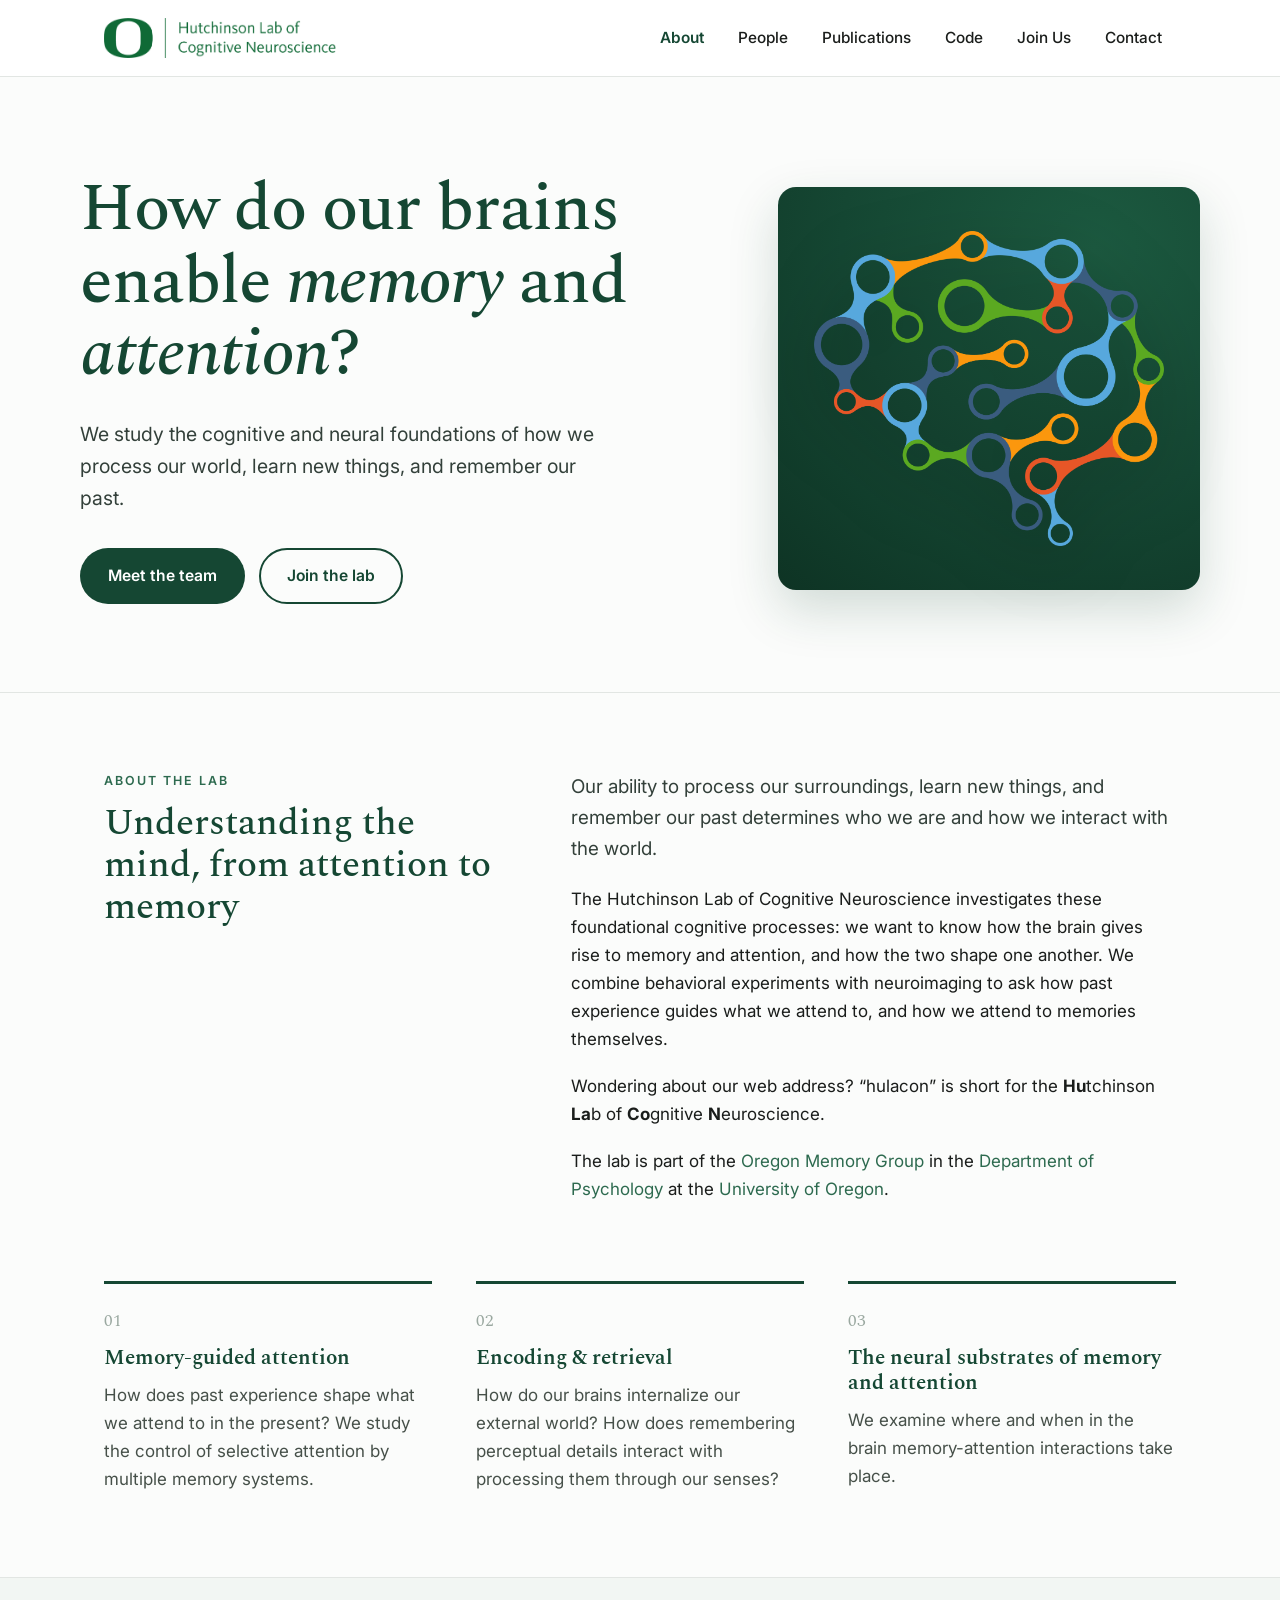
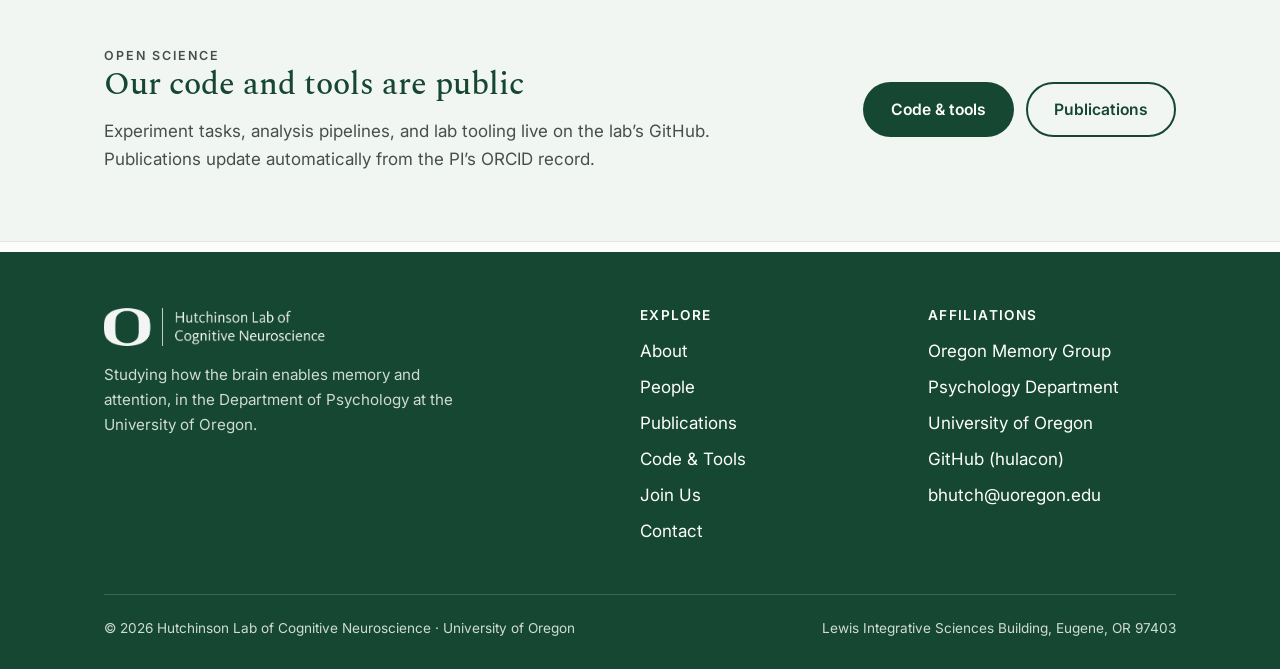
<file: site/index.html>
<!DOCTYPE html>
<html lang="en">
<head>
  <meta charset="UTF-8">
  <meta name="viewport" content="width=device-width, initial-scale=1.0">
  <title>Hutchinson Lab of Cognitive Neuroscience &mdash; University of Oregon</title>
  <meta name="description" content="The Hutchinson Lab of Cognitive Neuroscience at the University of Oregon studies how the brain enables memory and attention.">
  <link rel="preconnect" href="https://fonts.googleapis.com">
  <link rel="preconnect" href="https://fonts.gstatic.com" crossorigin>
  <link href="https://fonts.googleapis.com/css2?family=Inter:wght@400;500;600;700&family=Spectral:ital,wght@0,500;0,600;1,500&display=swap" rel="stylesheet">
  <link rel="stylesheet" href="css/style.css">
</head>
<body>
  <header class="site-header">
    <nav class="nav container" aria-label="Primary">
      <a class="nav__logo" href="index.html"><img src="assets/logo.png" alt="Hutchinson Lab of Cognitive Neuroscience, University of Oregon"></a>
      <button class="nav__toggle" aria-label="Menu" aria-expanded="false"><span></span><span></span><span></span></button>
      <ul class="nav__links">
        <li><a href="index.html" class="is-active">About</a></li>
        <li><a href="people.html">People</a></li>
        <li><a href="publications.html">Publications</a></li>
        <li><a href="code.html">Code</a></li>
        <li><a href="join.html">Join Us</a></li>
        <li><a href="contact.html">Contact</a></li>
      </ul>
    </nav>
  </header>

  <!-- HERO -->
  <section class="hero">
    <div class="container hero__inner">
      <div class="hero__copy">
        <h1>How do our brains enable <em>memory</em> and <em>attention</em>?</h1>
        <p>We study the cognitive and neural foundations of how we process our world, learn new things, and remember our past.</p>
        <div class="hero__cta">
          <a class="btn btn--primary" href="people.html">Meet the team</a>
          <a class="btn btn--outline" href="join.html">Join the lab</a>
        </div>
      </div>
      <div class="hero__art">
        <img src="assets/brainbeads.png" alt="Stylized brain formed from connected beads">
      </div>
    </div>
  </section>

  <!-- MISSION -->
  <section class="section">
    <div class="container">
      <div class="split split--ed">
        <div>
          <p class="eyebrow">About the lab</p>
          <h2>Understanding the mind, from attention to memory</h2>
        </div>
        <div>
          <p class="lead">Our ability to process our surroundings, learn new things, and remember our past determines who we are and how we interact with the world.</p>
          <p>The Hutchinson Lab of Cognitive Neuroscience investigates these foundational cognitive processes: we want to know how the brain gives rise to memory and attention, and how the two shape one another. We combine behavioral experiments with neuroimaging to ask how past experience guides what we attend to, and how we attend to memories themselves.</p>
          <p>Wondering about our web address? &ldquo;hulacon&rdquo; is short for the <strong>Hu</strong>tchinson <strong>La</strong>b of <strong>Co</strong>gnitive <strong>N</strong>euroscience.</p>
          <p style="margin:0;">The lab is part of the <a href="http://oregonmemorygroup.uoregon.edu/" target="_blank" rel="noopener">Oregon Memory Group</a> in the <a href="http://psychology.uoregon.edu/" target="_blank" rel="noopener">Department of Psychology</a> at the <a href="https://www.uoregon.edu/" target="_blank" rel="noopener">University of Oregon</a>.</p>
        </div>
      </div>
    </div>
  </section>

  <!-- RESEARCH THEMES -->
  <section style="padding: 0 0 84px;">
    <div class="container">
      <div class="themes">
        <div class="theme">
          <p class="num">01</p>
          <h3>Memory-guided attention</h3>
          <p>How does past experience shape what we attend to in the present? We study the control of selective attention by multiple memory systems.</p>
        </div>
        <div class="theme">
          <p class="num">02</p>
          <h3>Encoding &amp; retrieval</h3>
          <p>How do our brains internalize our external world? How does remembering perceptual details interact with processing them through our senses?</p>
        </div>
        <div class="theme">
          <p class="num">03</p>
          <h3>The neural substrates of memory and attention</h3>
          <p>We examine where and when in the brain memory-attention interactions take place.</p>
        </div>
      </div>
    </div>
  </section>

  <!-- OUR WORK -->
  <section class="band">
    <div class="container band__inner">
      <div>
        <p class="eyebrow">Open science</p>
        <h2>Our code and tools are public</h2>
        <p>Experiment tasks, analysis pipelines, and lab tooling live on the lab&rsquo;s GitHub. Publications update automatically from the PI&rsquo;s ORCID record.</p>
      </div>
      <div class="band__cta">
        <a class="btn btn--primary" href="code.html">Code &amp; tools</a>
        <a class="btn btn--outline" href="publications.html">Publications</a>
      </div>
    </div>
  </section>

  <footer class="site-footer">
    <div class="container">
      <div class="footer-grid">
        <div class="footer-brand">
          <img src="assets/logo-white.png" alt="Hutchinson Lab of Cognitive Neuroscience">
          <p>Studying how the brain enables memory and attention, in the Department of Psychology at the University of Oregon.</p>
        </div>
        <div>
          <h4>Explore</h4>
          <ul>
            <li><a href="index.html">About</a></li>
            <li><a href="people.html">People</a></li>
            <li><a href="publications.html">Publications</a></li>
            <li><a href="code.html">Code &amp; Tools</a></li>
            <li><a href="join.html">Join Us</a></li>
            <li><a href="contact.html">Contact</a></li>
          </ul>
        </div>
        <div>
          <h4>Affiliations</h4>
          <ul>
            <li><a href="http://oregonmemorygroup.uoregon.edu/" target="_blank" rel="noopener">Oregon Memory Group</a></li>
            <li><a href="http://psychology.uoregon.edu/" target="_blank" rel="noopener">Psychology Department</a></li>
            <li><a href="https://www.uoregon.edu/" target="_blank" rel="noopener">University of Oregon</a></li>
            <li><a href="https://github.com/hulacon" target="_blank" rel="noopener">GitHub (hulacon)</a></li>
            <li><a href="mailto:bhutch@uoregon.edu">bhutch@uoregon.edu</a></li>
          </ul>
        </div>
      </div>
      <div class="footer-bottom">
        <span>&copy; 2026 Hutchinson Lab of Cognitive Neuroscience &middot; University of Oregon</span>
        <span>Lewis Integrative Sciences Building, Eugene, OR 97403</span>
      </div>
    </div>
  </footer>

  <script src="js/main.js"></script>
  <!-- Cloudflare Web Analytics --><script type='module' src='https://static.cloudflareinsights.com/beacon.min.js' data-cf-beacon='{"token": "a704ad2ca6104a5793aed3b8f172d8c7"}'></script><!-- End Cloudflare Web Analytics -->
</body>
</html>
</file>
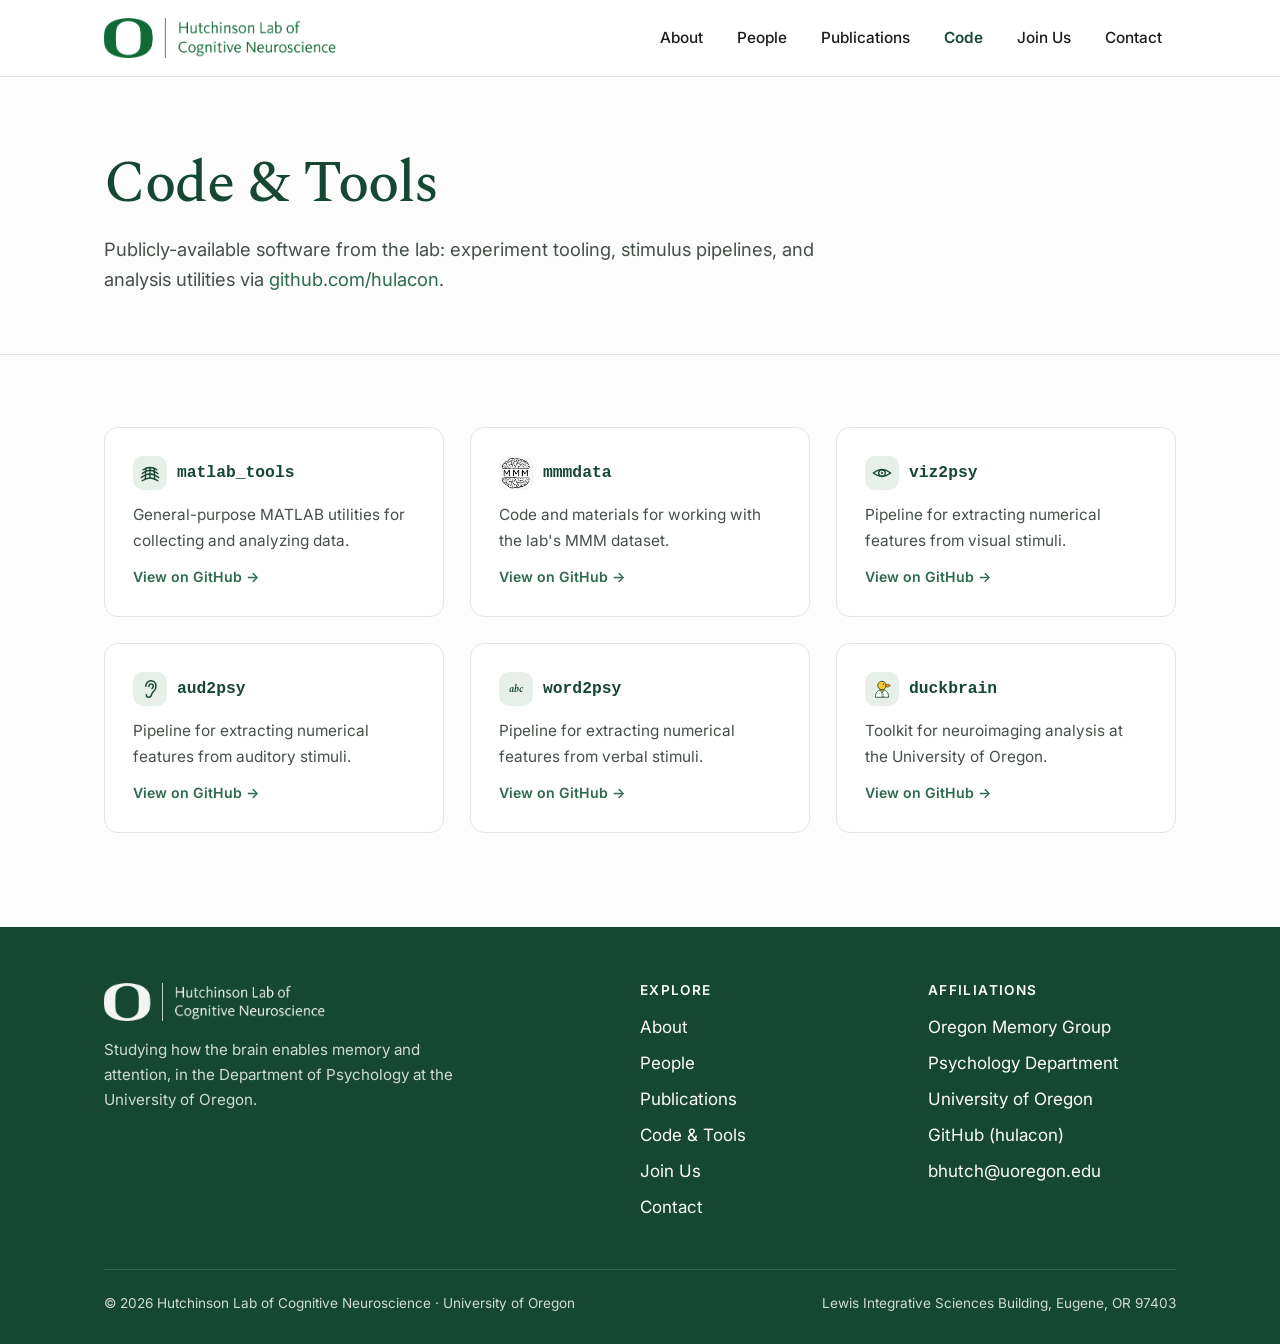
<file: site/code.html>
<!DOCTYPE html>
<html lang="en">
<head>
  <meta charset="UTF-8">
  <meta name="viewport" content="width=device-width, initial-scale=1.0">
  <title>Lab Code Repositories &mdash; Hutchinson Lab of Cognitive Neuroscience</title>
  <meta name="description" content="Open-source code and tools from the Hutchinson Lab of Cognitive Neuroscience at the University of Oregon.">
  <link rel="preconnect" href="https://fonts.googleapis.com">
  <link rel="preconnect" href="https://fonts.gstatic.com" crossorigin>
  <link href="https://fonts.googleapis.com/css2?family=Inter:wght@400;500;600;700&family=Spectral:ital,wght@0,500;0,600;1,500&display=swap" rel="stylesheet">
  <link rel="stylesheet" href="css/style.css">
</head>
<body>
  <header class="site-header">
    <nav class="nav container" aria-label="Primary">
      <a class="nav__logo" href="index.html"><img src="assets/logo.png" alt="Hutchinson Lab of Cognitive Neuroscience, University of Oregon"></a>
      <button class="nav__toggle" aria-label="Menu" aria-expanded="false"><span></span><span></span><span></span></button>
      <ul class="nav__links">
        <li><a href="index.html">About</a></li>
        <li><a href="people.html">People</a></li>
        <li><a href="publications.html">Publications</a></li>
        <li><a href="code.html" class="is-active">Code</a></li>
        <li><a href="join.html">Join Us</a></li>
        <li><a href="contact.html">Contact</a></li>
      </ul>
    </nav>
  </header>
  <section class="page-head">
    <div class="container">
      <h1>Code &amp; Tools</h1>
      <p>Publicly-available software from the lab: experiment tooling, stimulus pipelines, and analysis utilities via <a href="https://github.com/hulacon" target="_blank" rel="noopener">github.com/hulacon</a>.</p>
    </div>
  </section>

  <section style="padding: 72px 0 84px;">
    <div class="container">
      <div class="repo-grid">
        <a class="repo" href="https://github.com/hulacon/matlab_tools" target="_blank" rel="noopener">
          <div class="repo__head"><span class="repo__icon"><svg viewBox="0 0 24 24" fill="none" stroke="currentColor" stroke-width="1.5" stroke-linecap="round" aria-hidden="true"><path d="M4.5 8.5 Q12 3.5 19.5 8.5"/><path d="M3.5 12.5 Q12 5.5 20.5 12.5"/><path d="M2.5 17 Q12 9 21.5 17"/><path d="M3.5 20.5 Q12 14.5 20.5 20.5"/><path d="M12 6 V17.5"/><path d="M7.5 6.9 L6.9 18.6"/><path d="M16.5 6.9 L17.1 18.6"/></svg></span><span class="repo__name">matlab_tools</span></div>
          <p>General-purpose MATLAB utilities for collecting and analyzing data.</p>
          <span class="repo__go">View on GitHub &rarr;</span>
        </a>
        <a class="repo" href="https://github.com/hulacon/mmmdata" target="_blank" rel="noopener">
          <div class="repo__head"><span class="repo__icon"><img src="assets/mmmdata-icon.png" alt=""></span><span class="repo__name">mmmdata</span></div>
          <p>Code and materials for working with the lab's MMM dataset.</p>
          <span class="repo__go">View on GitHub &rarr;</span>
        </a>
        <a class="repo" href="https://github.com/hulacon/viz2psy" target="_blank" rel="noopener">
          <div class="repo__head"><span class="repo__icon"><svg viewBox="0 0 24 24" fill="none" stroke="currentColor" stroke-width="1.5" stroke-linejoin="round" aria-hidden="true"><path d="M2.5 12 Q12 4.5 21.5 12 Q12 19.5 2.5 12 Z"/><circle cx="12" cy="12" r="3.6"/><circle cx="12" cy="12" r="1.2" fill="currentColor" stroke="none"/></svg></span><span class="repo__name">viz2psy</span></div>
          <p>Pipeline for extracting numerical features from visual stimuli.</p>
          <span class="repo__go">View on GitHub &rarr;</span>
        </a>
        <a class="repo" href="https://github.com/hulacon/aud2psy" target="_blank" rel="noopener">
          <div class="repo__head"><span class="repo__icon"><svg viewBox="0 0 24 24" fill="none" stroke="currentColor" stroke-width="1.6" stroke-linecap="round" aria-hidden="true"><path d="M7.5 9 C7.5 5.4 10 3 13 3 C16.2 3 18.5 5.6 18.5 9.2 C18.5 11.8 17.3 13.2 16 14.4 C14.7 15.6 14.1 16.5 13.8 17.9 C13.5 19.6 12.5 21 10.8 21 C9.1 21 8 19.8 8 18.2"/><path d="M10.8 9.3 C10.8 7.5 11.8 6.4 13.2 6.4 C14.6 6.4 15.6 7.5 15.6 8.9 C15.6 10 15 10.7 14.2 11.4"/></svg></span><span class="repo__name">aud2psy</span></div>
          <p>Pipeline for extracting numerical features from auditory stimuli.</p>
          <span class="repo__go">View on GitHub &rarr;</span>
        </a>
        <a class="repo" href="https://github.com/hulacon/word2psy" target="_blank" rel="noopener">
          <div class="repo__head"><span class="repo__icon"><svg viewBox="0 0 24 24" aria-hidden="true"><text x="12" y="15.5" text-anchor="middle" font-family="Spectral, Georgia, serif" font-style="italic" font-size="11" font-weight="600" fill="currentColor">abc</text></svg></span><span class="repo__name">word2psy</span></div>
          <p>Pipeline for extracting numerical features from verbal stimuli.</p>
          <span class="repo__go">View on GitHub &rarr;</span>
        </a>
        <a class="repo" href="https://github.com/hulacon/duckbrain" target="_blank" rel="noopener">
          <div class="repo__head"><span class="repo__icon"><svg viewBox="0 0 24 24" aria-hidden="true"><path d="M4.8 21 C4.8 15.6 7.6 12.8 12 12.8 C16.4 12.8 19.2 15.6 19.2 21 Z" fill="#ffffff" stroke="#154733" stroke-width="0.9"/><path d="M9.6 13.1 L12 16.6 L14.4 13.1 Z" fill="#FEC72E" stroke="#154733" stroke-width="0.7" stroke-linejoin="round"/><path d="M12 16.6 V21" stroke="#154733" stroke-width="0.7"/><circle cx="13.6" cy="18.4" r="0.55" fill="#154733"/><circle cx="13.6" cy="20" r="0.55" fill="#154733"/><circle cx="12" cy="8.2" r="4.6" fill="#FEC72E" stroke="#154733" stroke-width="0.9"/><path d="M16 7.2 C18.6 6.5 20.7 7.2 20.9 8.3 C20.7 9.6 18.4 10.2 15.9 9.5 Z" fill="#F49B1D" stroke="#154733" stroke-width="0.7" stroke-linejoin="round"/><circle cx="13.6" cy="6.8" r="0.8" fill="#154733"/></svg></span><span class="repo__name">duckbrain</span></div>
          <p>Toolkit for neuroimaging analysis at the University of Oregon.</p>
          <span class="repo__go">View on GitHub &rarr;</span>
        </a>
      </div>
    </div>
  </section>

  <footer class="site-footer">
    <div class="container">
      <div class="footer-grid">
        <div class="footer-brand">
          <img src="assets/logo-white.png" alt="Hutchinson Lab of Cognitive Neuroscience">
          <p>Studying how the brain enables memory and attention, in the Department of Psychology at the University of Oregon.</p>
        </div>
        <div>
          <h4>Explore</h4>
          <ul>
            <li><a href="index.html">About</a></li>
            <li><a href="people.html">People</a></li>
            <li><a href="publications.html">Publications</a></li>
            <li><a href="code.html">Code &amp; Tools</a></li>
            <li><a href="join.html">Join Us</a></li>
            <li><a href="contact.html">Contact</a></li>
          </ul>
        </div>
        <div>
          <h4>Affiliations</h4>
          <ul>
            <li><a href="http://oregonmemorygroup.uoregon.edu/" target="_blank" rel="noopener">Oregon Memory Group</a></li>
            <li><a href="http://psychology.uoregon.edu/" target="_blank" rel="noopener">Psychology Department</a></li>
            <li><a href="https://www.uoregon.edu/" target="_blank" rel="noopener">University of Oregon</a></li>
            <li><a href="https://github.com/hulacon" target="_blank" rel="noopener">GitHub (hulacon)</a></li>
            <li><a href="mailto:bhutch@uoregon.edu">bhutch@uoregon.edu</a></li>
          </ul>
        </div>
      </div>
      <div class="footer-bottom">
        <span>&copy; 2026 Hutchinson Lab of Cognitive Neuroscience &middot; University of Oregon</span>
        <span>Lewis Integrative Sciences Building, Eugene, OR 97403</span>
      </div>
    </div>
  </footer>

  <script src="js/main.js"></script>
  <!-- Cloudflare Web Analytics --><script type='module' src='https://static.cloudflareinsights.com/beacon.min.js' data-cf-beacon='{"token": "a704ad2ca6104a5793aed3b8f172d8c7"}'></script><!-- End Cloudflare Web Analytics -->
</body>
</html>
</file>
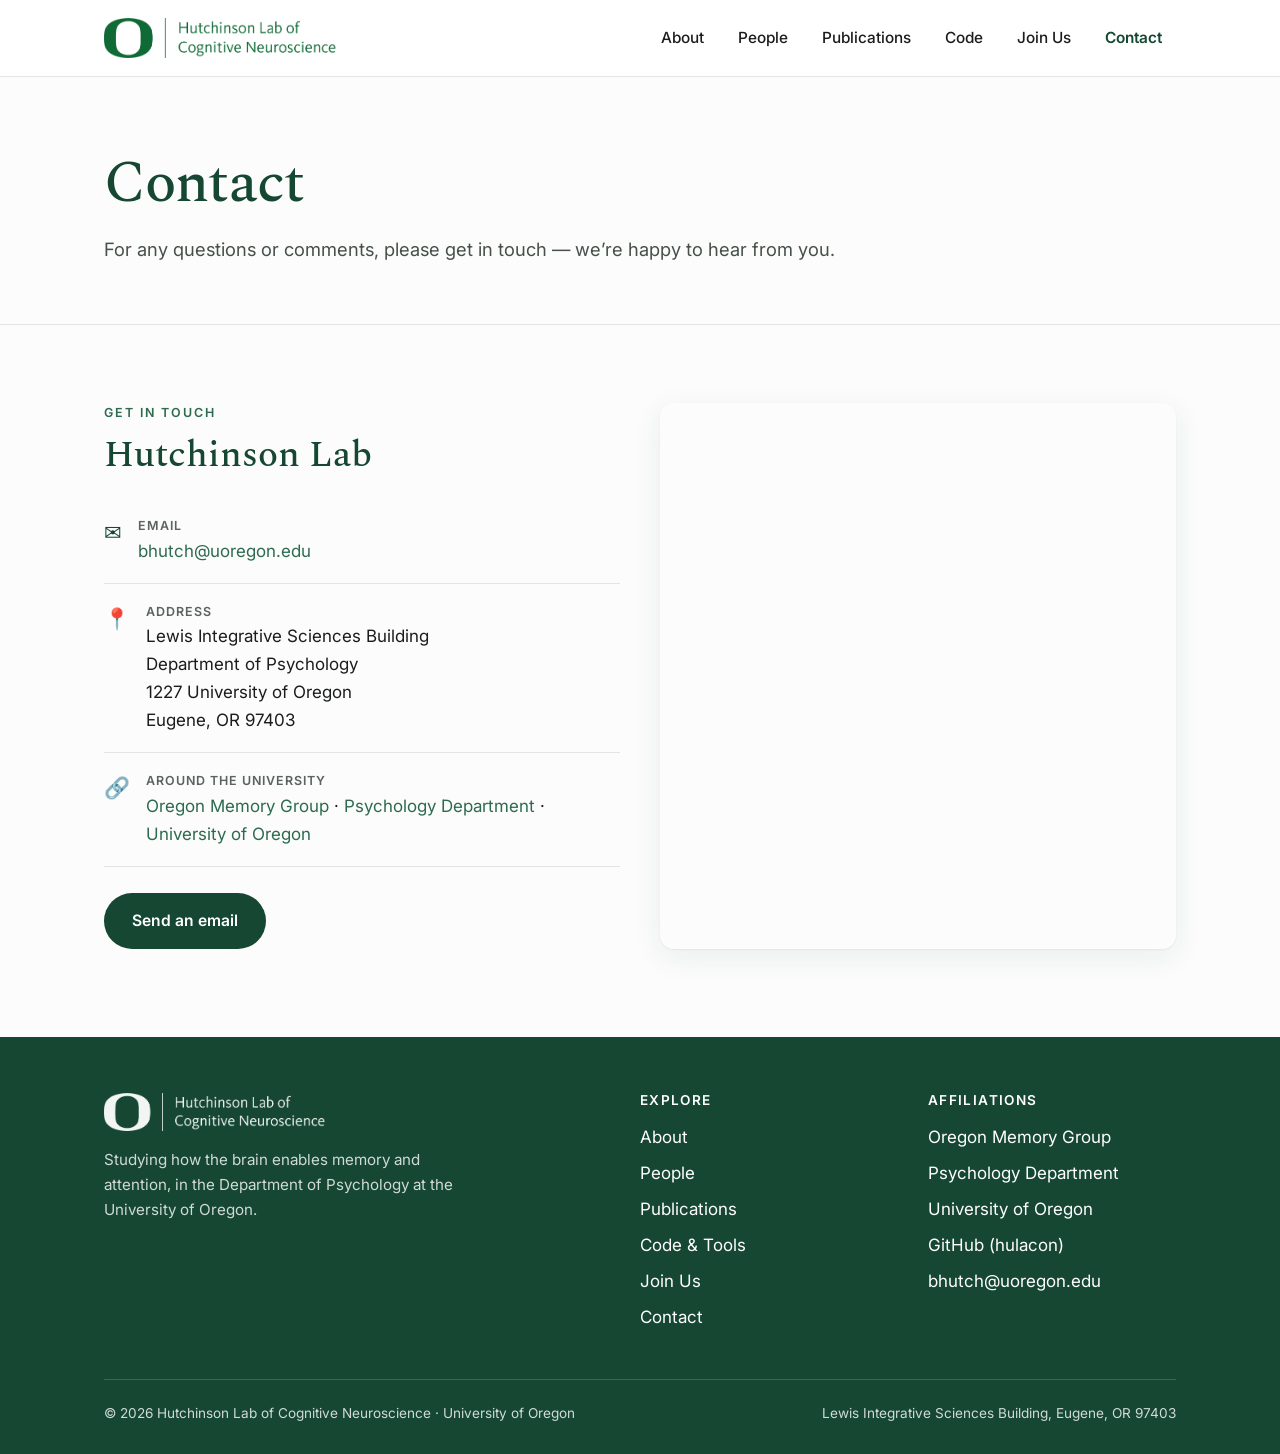
<file: site/contact.html>
<!DOCTYPE html>
<html lang="en">
<head>
  <meta charset="UTF-8">
  <meta name="viewport" content="width=device-width, initial-scale=1.0">
  <title>Contact &mdash; Hutchinson Lab of Cognitive Neuroscience</title>
  <meta name="description" content="Contact the Hutchinson Lab of Cognitive Neuroscience at the University of Oregon.">
  <link rel="preconnect" href="https://fonts.googleapis.com">
  <link rel="preconnect" href="https://fonts.gstatic.com" crossorigin>
  <link href="https://fonts.googleapis.com/css2?family=Inter:wght@400;500;600;700&family=Spectral:ital,wght@0,500;0,600;1,500&display=swap" rel="stylesheet">
  <link rel="stylesheet" href="css/style.css">
</head>
<body>
  <header class="site-header">
    <nav class="nav container" aria-label="Primary">
      <a class="nav__logo" href="index.html"><img src="assets/logo.png" alt="Hutchinson Lab of Cognitive Neuroscience, University of Oregon"></a>
      <button class="nav__toggle" aria-label="Menu" aria-expanded="false"><span></span><span></span><span></span></button>
      <ul class="nav__links">
        <li><a href="index.html">About</a></li>
        <li><a href="people.html">People</a></li>
        <li><a href="publications.html">Publications</a></li>
        <li><a href="code.html">Code</a></li>
        <li><a href="join.html">Join Us</a></li>
        <li><a href="contact.html" class="is-active">Contact</a></li>
      </ul>
    </nav>
  </header>
  <section class="page-head">
    <div class="container">
      <h1>Contact</h1>
      <p>For any questions or comments, please get in touch &mdash; we&rsquo;re happy to hear from you.</p>
    </div>
  </section>

  <section class="section">
    <div class="container">
      <div class="contact-grid">

        <div>
          <p class="eyebrow">Get in touch</p>
          <h2 class="mt-0">Hutchinson Lab</h2>

          <div class="info-row">
            <span class="ic">&#9993;</span>
            <div>
              <div class="label">Email</div>
              <a href="mailto:bhutch@uoregon.edu">bhutch@uoregon.edu</a>
            </div>
          </div>

          <div class="info-row">
            <span class="ic">&#128205;</span>
            <div>
              <div class="label">Address</div>
              Lewis Integrative Sciences Building<br>
              Department of Psychology<br>
              1227 University of Oregon<br>
              Eugene, OR 97403
            </div>
          </div>

          <div class="info-row">
            <span class="ic">&#128279;</span>
            <div>
              <div class="label">Around the university</div>
              <a href="http://oregonmemorygroup.uoregon.edu/" target="_blank" rel="noopener">Oregon Memory Group</a> &middot;
              <a href="http://psychology.uoregon.edu/" target="_blank" rel="noopener">Psychology Department</a> &middot;
              <a href="https://www.uoregon.edu/" target="_blank" rel="noopener">University of Oregon</a>
            </div>
          </div>

          <div style="margin-top:26px;">
            <a class="btn btn--primary" href="mailto:bhutch@uoregon.edu">Send an email</a>
          </div>
        </div>

        <div>
          <iframe
            class="map-embed"
            title="Map to Lewis Integrative Sciences Building, University of Oregon"
            src="https://www.google.com/maps?q=Lewis+Integrative+Science+Building+University+of+Oregon+Eugene+OR&output=embed"
            loading="lazy"
            referrerpolicy="no-referrer-when-downgrade"></iframe>
        </div>

      </div>
    </div>
  </section>

  <footer class="site-footer">
    <div class="container">
      <div class="footer-grid">
        <div class="footer-brand">
          <img src="assets/logo-white.png" alt="Hutchinson Lab of Cognitive Neuroscience">
          <p>Studying how the brain enables memory and attention, in the Department of Psychology at the University of Oregon.</p>
        </div>
        <div>
          <h4>Explore</h4>
          <ul>
            <li><a href="index.html">About</a></li>
            <li><a href="people.html">People</a></li>
            <li><a href="publications.html">Publications</a></li>
            <li><a href="code.html">Code &amp; Tools</a></li>
            <li><a href="join.html">Join Us</a></li>
            <li><a href="contact.html">Contact</a></li>
          </ul>
        </div>
        <div>
          <h4>Affiliations</h4>
          <ul>
            <li><a href="http://oregonmemorygroup.uoregon.edu/" target="_blank" rel="noopener">Oregon Memory Group</a></li>
            <li><a href="http://psychology.uoregon.edu/" target="_blank" rel="noopener">Psychology Department</a></li>
            <li><a href="https://www.uoregon.edu/" target="_blank" rel="noopener">University of Oregon</a></li>
            <li><a href="https://github.com/hulacon" target="_blank" rel="noopener">GitHub (hulacon)</a></li>
            <li><a href="mailto:bhutch@uoregon.edu">bhutch@uoregon.edu</a></li>
          </ul>
        </div>
      </div>
      <div class="footer-bottom">
        <span>&copy; 2026 Hutchinson Lab of Cognitive Neuroscience &middot; University of Oregon</span>
        <span>Lewis Integrative Sciences Building, Eugene, OR 97403</span>
      </div>
    </div>
  </footer>

  <script src="js/main.js"></script>
  <!-- Cloudflare Web Analytics --><script type='module' src='https://static.cloudflareinsights.com/beacon.min.js' data-cf-beacon='{"token": "a704ad2ca6104a5793aed3b8f172d8c7"}'></script><!-- End Cloudflare Web Analytics -->
</body>
</html>
</file>
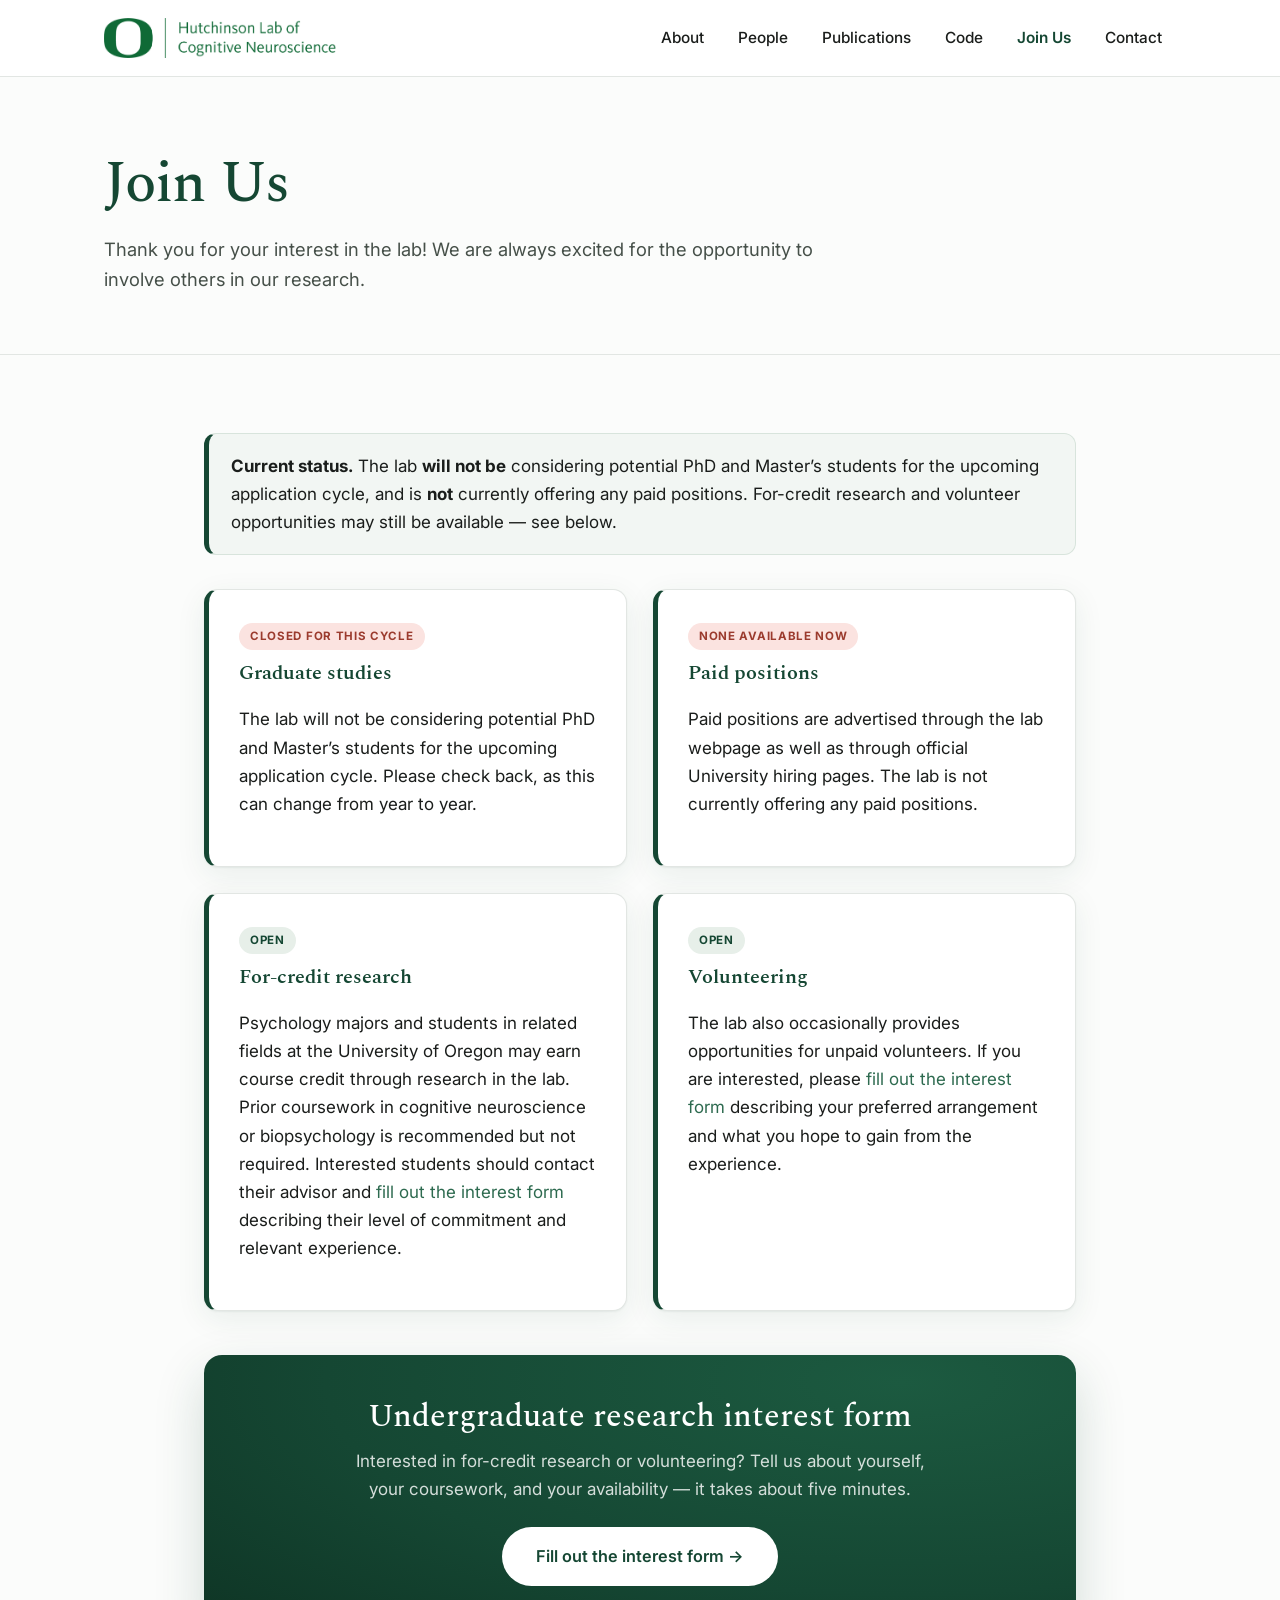
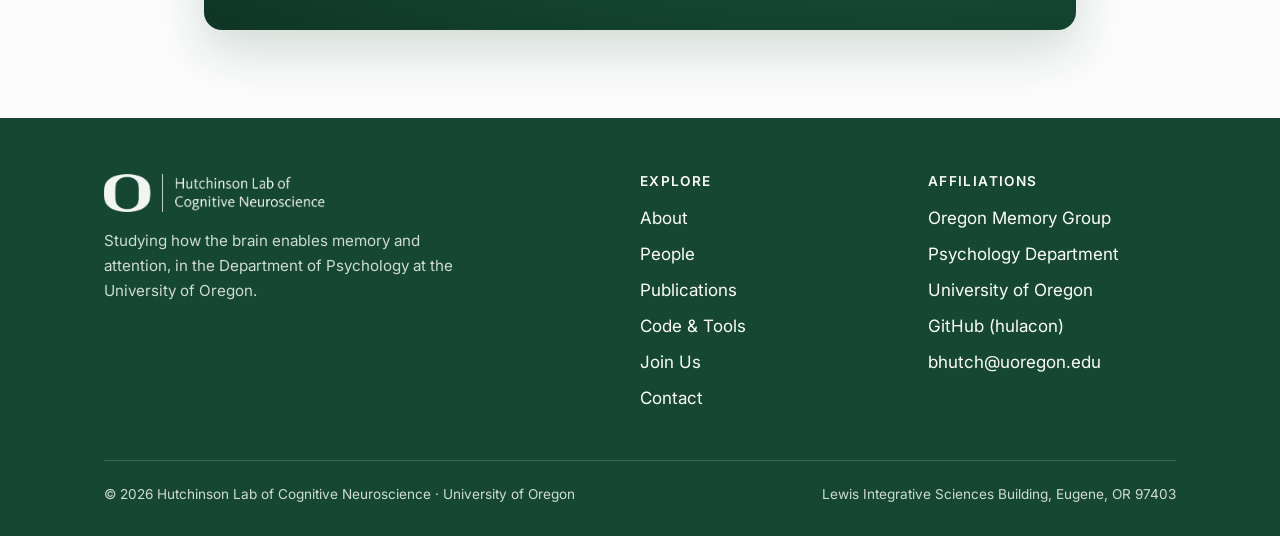
<file: site/join.html>
<!DOCTYPE html>
<html lang="en">
<head>
  <meta charset="UTF-8">
  <meta name="viewport" content="width=device-width, initial-scale=1.0">
  <title>Join Us &mdash; Hutchinson Lab of Cognitive Neuroscience</title>
  <meta name="description" content="Opportunities to get involved with the Hutchinson Lab of Cognitive Neuroscience at the University of Oregon.">
  <link rel="preconnect" href="https://fonts.googleapis.com">
  <link rel="preconnect" href="https://fonts.gstatic.com" crossorigin>
  <link href="https://fonts.googleapis.com/css2?family=Inter:wght@400;500;600;700&family=Spectral:ital,wght@0,500;0,600;1,500&display=swap" rel="stylesheet">
  <link rel="stylesheet" href="css/style.css">
</head>
<body>
  <header class="site-header">
    <nav class="nav container" aria-label="Primary">
      <a class="nav__logo" href="index.html"><img src="assets/logo.png" alt="Hutchinson Lab of Cognitive Neuroscience, University of Oregon"></a>
      <button class="nav__toggle" aria-label="Menu" aria-expanded="false"><span></span><span></span><span></span></button>
      <ul class="nav__links">
        <li><a href="index.html">About</a></li>
        <li><a href="people.html">People</a></li>
        <li><a href="publications.html">Publications</a></li>
        <li><a href="code.html">Code</a></li>
        <li><a href="join.html" class="is-active">Join Us</a></li>
        <li><a href="contact.html">Contact</a></li>
      </ul>
    </nav>
  </header>
  <section class="page-head">
    <div class="container">
      <h1>Join Us</h1>
      <p>Thank you for your interest in the lab! We are always excited for the opportunity to involve others in our research.</p>
    </div>
  </section>

  <section class="section">
    <div class="container" style="max-width:920px;">

      <div class="status-banner">
        <div>
          <strong>Current status.</strong> The lab <strong>will not be</strong> considering potential PhD and Master&rsquo;s students for the upcoming application cycle, and is <strong>not</strong> currently offering any paid positions. For-credit research and volunteer opportunities may still be available &mdash; see below.
        </div>
      </div>

      <div class="grid grid-2">

        <div class="card join-card">
          <span class="tag tag--closed">Closed for this cycle</span>
          <h3>Graduate studies</h3>
          <p>The lab will not be considering potential PhD and Master&rsquo;s students for the upcoming application cycle. Please check back, as this can change from year to year.</p>
        </div>

        <div class="card join-card">
          <span class="tag tag--closed">None available now</span>
          <h3>Paid positions</h3>
          <p>Paid positions are advertised through the lab webpage as well as through official University hiring pages. The lab is not currently offering any paid positions.</p>
        </div>

        <div class="card join-card">
          <span class="tag tag--open">Open</span>
          <h3>For-credit research</h3>
          <p>Psychology majors and students in related fields at the University of Oregon may earn course credit through research in the lab. Prior coursework in cognitive neuroscience or biopsychology is recommended but not required. Interested students should contact their advisor and <a href="https://oregon.yul1.qualtrics.com/jfe/form/SV_6QfS5AterOmxUF0" target="_blank" rel="noopener">fill out the interest form</a> describing their level of commitment and relevant experience.</p>
        </div>

        <div class="card join-card">
          <span class="tag tag--open">Open</span>
          <h3>Volunteering</h3>
          <p>The lab also occasionally provides opportunities for unpaid volunteers. If you are interested, please <a href="https://oregon.yul1.qualtrics.com/jfe/form/SV_6QfS5AterOmxUF0" target="_blank" rel="noopener">fill out the interest form</a> describing your preferred arrangement and what you hope to gain from the experience.</p>
        </div>

      </div>

      <div class="interest-cta">
        <h2>Undergraduate research interest form</h2>
        <p>Interested in for-credit research or volunteering? Tell us about yourself, your coursework, and your availability &mdash; it takes about five minutes.</p>
        <div class="interest-cta__btns">
          <a class="btn btn--inverse" href="https://oregon.yul1.qualtrics.com/jfe/form/SV_6QfS5AterOmxUF0" target="_blank" rel="noopener">Fill out the interest form &rarr;</a>
        </div>
      </div>

    </div>
  </section>

  <footer class="site-footer">
    <div class="container">
      <div class="footer-grid">
        <div class="footer-brand">
          <img src="assets/logo-white.png" alt="Hutchinson Lab of Cognitive Neuroscience">
          <p>Studying how the brain enables memory and attention, in the Department of Psychology at the University of Oregon.</p>
        </div>
        <div>
          <h4>Explore</h4>
          <ul>
            <li><a href="index.html">About</a></li>
            <li><a href="people.html">People</a></li>
            <li><a href="publications.html">Publications</a></li>
            <li><a href="code.html">Code &amp; Tools</a></li>
            <li><a href="join.html">Join Us</a></li>
            <li><a href="contact.html">Contact</a></li>
          </ul>
        </div>
        <div>
          <h4>Affiliations</h4>
          <ul>
            <li><a href="http://oregonmemorygroup.uoregon.edu/" target="_blank" rel="noopener">Oregon Memory Group</a></li>
            <li><a href="http://psychology.uoregon.edu/" target="_blank" rel="noopener">Psychology Department</a></li>
            <li><a href="https://www.uoregon.edu/" target="_blank" rel="noopener">University of Oregon</a></li>
            <li><a href="https://github.com/hulacon" target="_blank" rel="noopener">GitHub (hulacon)</a></li>
            <li><a href="mailto:bhutch@uoregon.edu">bhutch@uoregon.edu</a></li>
          </ul>
        </div>
      </div>
      <div class="footer-bottom">
        <span>&copy; 2026 Hutchinson Lab of Cognitive Neuroscience &middot; University of Oregon</span>
        <span>Lewis Integrative Sciences Building, Eugene, OR 97403</span>
      </div>
    </div>
  </footer>

  <script src="js/main.js"></script>
  <!-- Cloudflare Web Analytics --><script type='module' src='https://static.cloudflareinsights.com/beacon.min.js' data-cf-beacon='{"token": "a704ad2ca6104a5793aed3b8f172d8c7"}'></script><!-- End Cloudflare Web Analytics -->
</body>
</html>
</file>
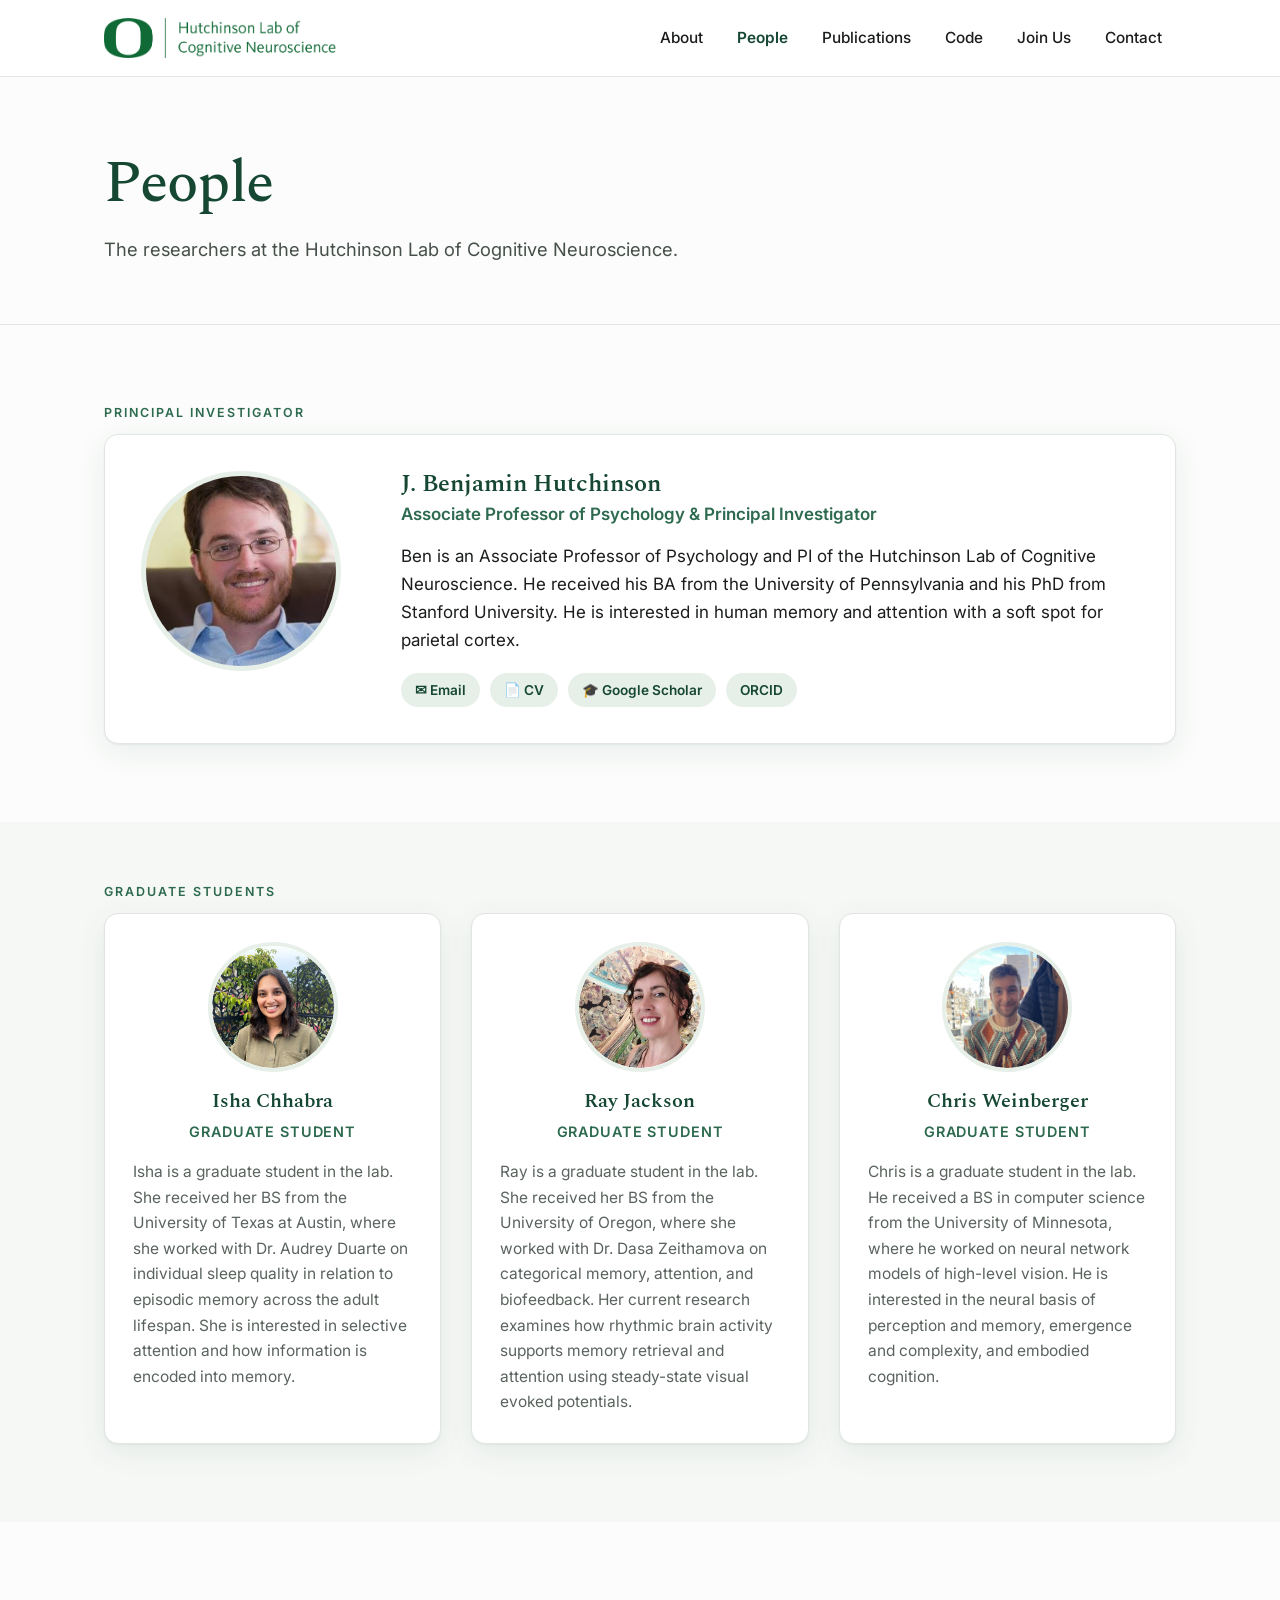
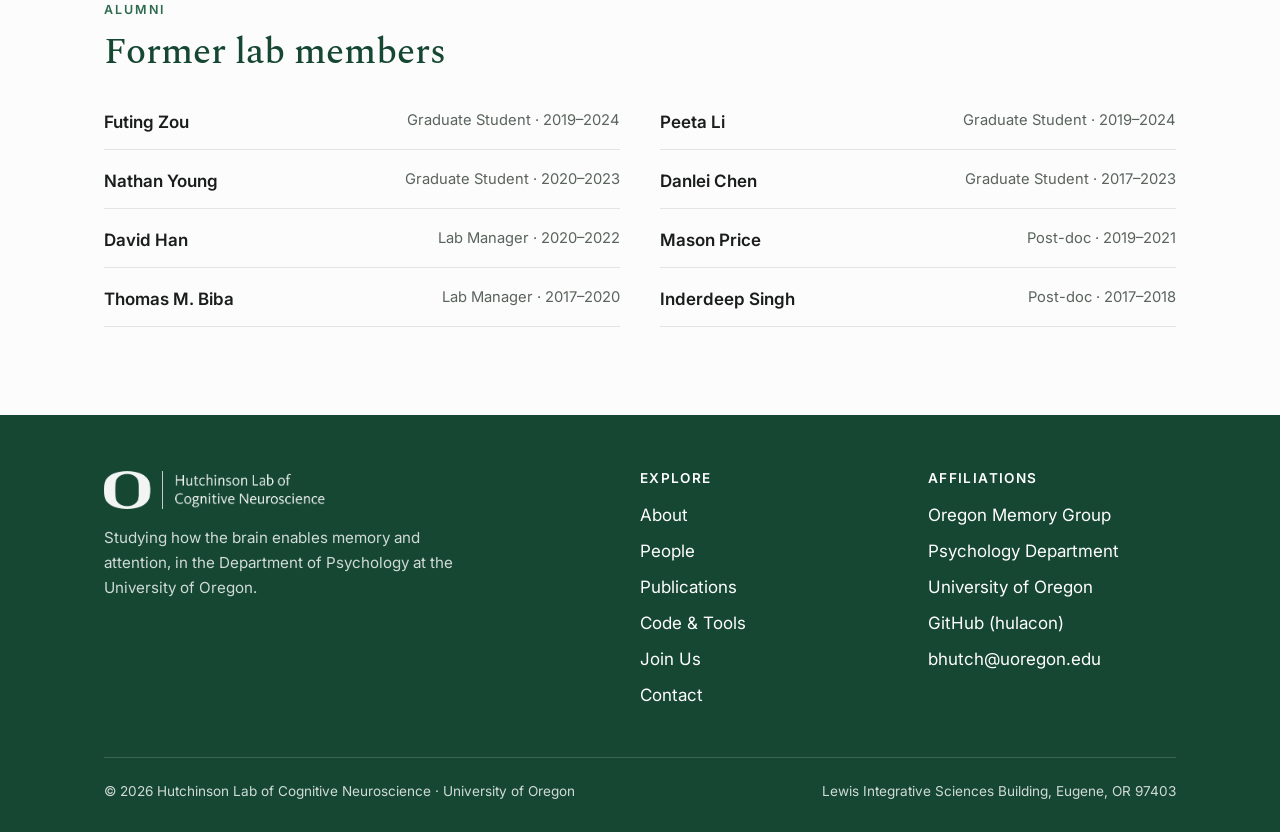
<file: site/people.html>
<!DOCTYPE html>
<html lang="en">
<head>
  <meta charset="UTF-8">
  <meta name="viewport" content="width=device-width, initial-scale=1.0">
  <title>People &mdash; Hutchinson Lab of Cognitive Neuroscience</title>
  <meta name="description" content="Meet the people of the Hutchinson Lab of Cognitive Neuroscience at the University of Oregon.">
  <link rel="preconnect" href="https://fonts.googleapis.com">
  <link rel="preconnect" href="https://fonts.gstatic.com" crossorigin>
  <link href="https://fonts.googleapis.com/css2?family=Inter:wght@400;500;600;700&family=Spectral:ital,wght@0,500;0,600;1,500&display=swap" rel="stylesheet">
  <link rel="stylesheet" href="css/style.css">
</head>
<body>
  <header class="site-header">
    <nav class="nav container" aria-label="Primary">
      <a class="nav__logo" href="index.html"><img src="assets/logo.png" alt="Hutchinson Lab of Cognitive Neuroscience, University of Oregon"></a>
      <button class="nav__toggle" aria-label="Menu" aria-expanded="false"><span></span><span></span><span></span></button>
      <ul class="nav__links">
        <li><a href="index.html">About</a></li>
        <li><a href="people.html" class="is-active">People</a></li>
        <li><a href="publications.html">Publications</a></li>
        <li><a href="code.html">Code</a></li>
        <li><a href="join.html">Join Us</a></li>
        <li><a href="contact.html">Contact</a></li>
      </ul>
    </nav>
  </header>
  <section class="page-head">
    <div class="container">
      <h1>People</h1>
      <p>The researchers at the Hutchinson Lab of Cognitive Neuroscience.</p>
    </div>
  </section>

  <!-- PI -->
  <section class="section">
    <div class="container">
      <p class="eyebrow">Principal Investigator</p>
      <div class="pi-card">
        <img src="assets/headshots/ben.jpg" alt="J. Benjamin Hutchinson">
        <div>
          <h3 style="font-size:1.5rem;margin:0 0 2px;">J. Benjamin Hutchinson</h3>
          <p class="role" style="color:var(--green-mid);font-weight:600;margin:0 0 14px;">Associate Professor of Psychology &amp; Principal Investigator</p>
          <p>Ben is an Associate Professor of Psychology and PI of the Hutchinson Lab of Cognitive Neuroscience. He received his BA from the University of Pennsylvania and his PhD from Stanford University. He is interested in human memory and attention with a soft spot for parietal cortex.</p>
          <!-- TODO: replace the "#" hrefs below with Ben's real CV / Google Scholar URLs -->
          <div class="contact-links">
            <a class="chip" href="mailto:bhutch@uoregon.edu">&#9993; Email</a>
            <a class="chip" href="#">&#128196; CV</a>
            <a class="chip" href="#">&#127891; Google Scholar</a>
            <a class="chip" href="https://orcid.org/0000-0003-2253-6204" target="_blank" rel="noopener">ORCID</a>
          </div>
        </div>
      </div>
    </div>
  </section>

  <!-- GRAD STUDENTS -->
  <section class="section section--alt" style="padding-top:30px;">
    <div class="container">
      <p class="eyebrow" style="margin-top:30px;">Graduate Students</p>
      <div class="people-grid">

        <div class="person">
          <img src="assets/headshots/isha.png" alt="Isha Chhabra">
          <h3>Isha Chhabra</h3>
          <span class="role">Graduate Student</span>
          <p>Isha is a graduate student in the lab. She received her BS from the University of Texas at Austin, where she worked with Dr. Audrey Duarte on individual sleep quality in relation to episodic memory across the adult lifespan. She is interested in selective attention and how information is encoded into memory.</p>
        </div>

        <div class="person">
          <img src="assets/headshots/ray.jpg" alt="Ray Jackson">
          <h3>Ray Jackson</h3>
          <span class="role">Graduate Student</span>
          <p>Ray is a graduate student in the lab. She received her BS from the University of Oregon, where she worked with Dr. Dasa Zeithamova on categorical memory, attention, and biofeedback. Her current research examines how rhythmic brain activity supports memory retrieval and attention using steady-state visual evoked potentials.</p>
        </div>

        <div class="person">
          <img src="assets/headshots/chris.png" alt="Chris Weinberger">
          <h3>Chris Weinberger</h3>
          <span class="role">Graduate Student</span>
          <p>Chris is a graduate student in the lab. He received a BS in computer science from the University of Minnesota, where he worked on neural network models of high-level vision. He is interested in the neural basis of perception and memory, emergence and complexity, and embodied cognition.</p>
        </div>

      </div>
    </div>
  </section>

  <!-- ALUMNI -->
  <section class="section">
    <div class="container">
      <p class="eyebrow">Alumni</p>
      <h2 style="margin-bottom:.6em;">Former lab members</h2>
      <ul class="alumni-list">
        <li><span class="who">Futing Zou</span><span class="meta">Graduate Student &middot; 2019&ndash;2024</span></li>
        <li><span class="who">Peeta Li</span><span class="meta">Graduate Student &middot; 2019&ndash;2024</span></li>
        <li><span class="who">Nathan Young</span><span class="meta">Graduate Student &middot; 2020&ndash;2023</span></li>
        <li><span class="who">Danlei Chen</span><span class="meta">Graduate Student &middot; 2017&ndash;2023</span></li>
        <li><span class="who">David Han</span><span class="meta">Lab Manager &middot; 2020&ndash;2022</span></li>
        <li><span class="who">Mason Price</span><span class="meta">Post-doc &middot; 2019&ndash;2021</span></li>
        <li><span class="who">Thomas M. Biba</span><span class="meta">Lab Manager &middot; 2017&ndash;2020</span></li>
        <li><span class="who">Inderdeep Singh</span><span class="meta">Post-doc &middot; 2017&ndash;2018</span></li>
      </ul>
    </div>
  </section>

  <footer class="site-footer">
    <div class="container">
      <div class="footer-grid">
        <div class="footer-brand">
          <img src="assets/logo-white.png" alt="Hutchinson Lab of Cognitive Neuroscience">
          <p>Studying how the brain enables memory and attention, in the Department of Psychology at the University of Oregon.</p>
        </div>
        <div>
          <h4>Explore</h4>
          <ul>
            <li><a href="index.html">About</a></li>
            <li><a href="people.html">People</a></li>
            <li><a href="publications.html">Publications</a></li>
            <li><a href="code.html">Code &amp; Tools</a></li>
            <li><a href="join.html">Join Us</a></li>
            <li><a href="contact.html">Contact</a></li>
          </ul>
        </div>
        <div>
          <h4>Affiliations</h4>
          <ul>
            <li><a href="http://oregonmemorygroup.uoregon.edu/" target="_blank" rel="noopener">Oregon Memory Group</a></li>
            <li><a href="http://psychology.uoregon.edu/" target="_blank" rel="noopener">Psychology Department</a></li>
            <li><a href="https://www.uoregon.edu/" target="_blank" rel="noopener">University of Oregon</a></li>
            <li><a href="https://github.com/hulacon" target="_blank" rel="noopener">GitHub (hulacon)</a></li>
            <li><a href="mailto:bhutch@uoregon.edu">bhutch@uoregon.edu</a></li>
          </ul>
        </div>
      </div>
      <div class="footer-bottom">
        <span>&copy; 2026 Hutchinson Lab of Cognitive Neuroscience &middot; University of Oregon</span>
        <span>Lewis Integrative Sciences Building, Eugene, OR 97403</span>
      </div>
    </div>
  </footer>

  <script src="js/main.js"></script>
  <!-- Cloudflare Web Analytics --><script type='module' src='https://static.cloudflareinsights.com/beacon.min.js' data-cf-beacon='{"token": "a704ad2ca6104a5793aed3b8f172d8c7"}'></script><!-- End Cloudflare Web Analytics -->
</body>
</html>
</file>
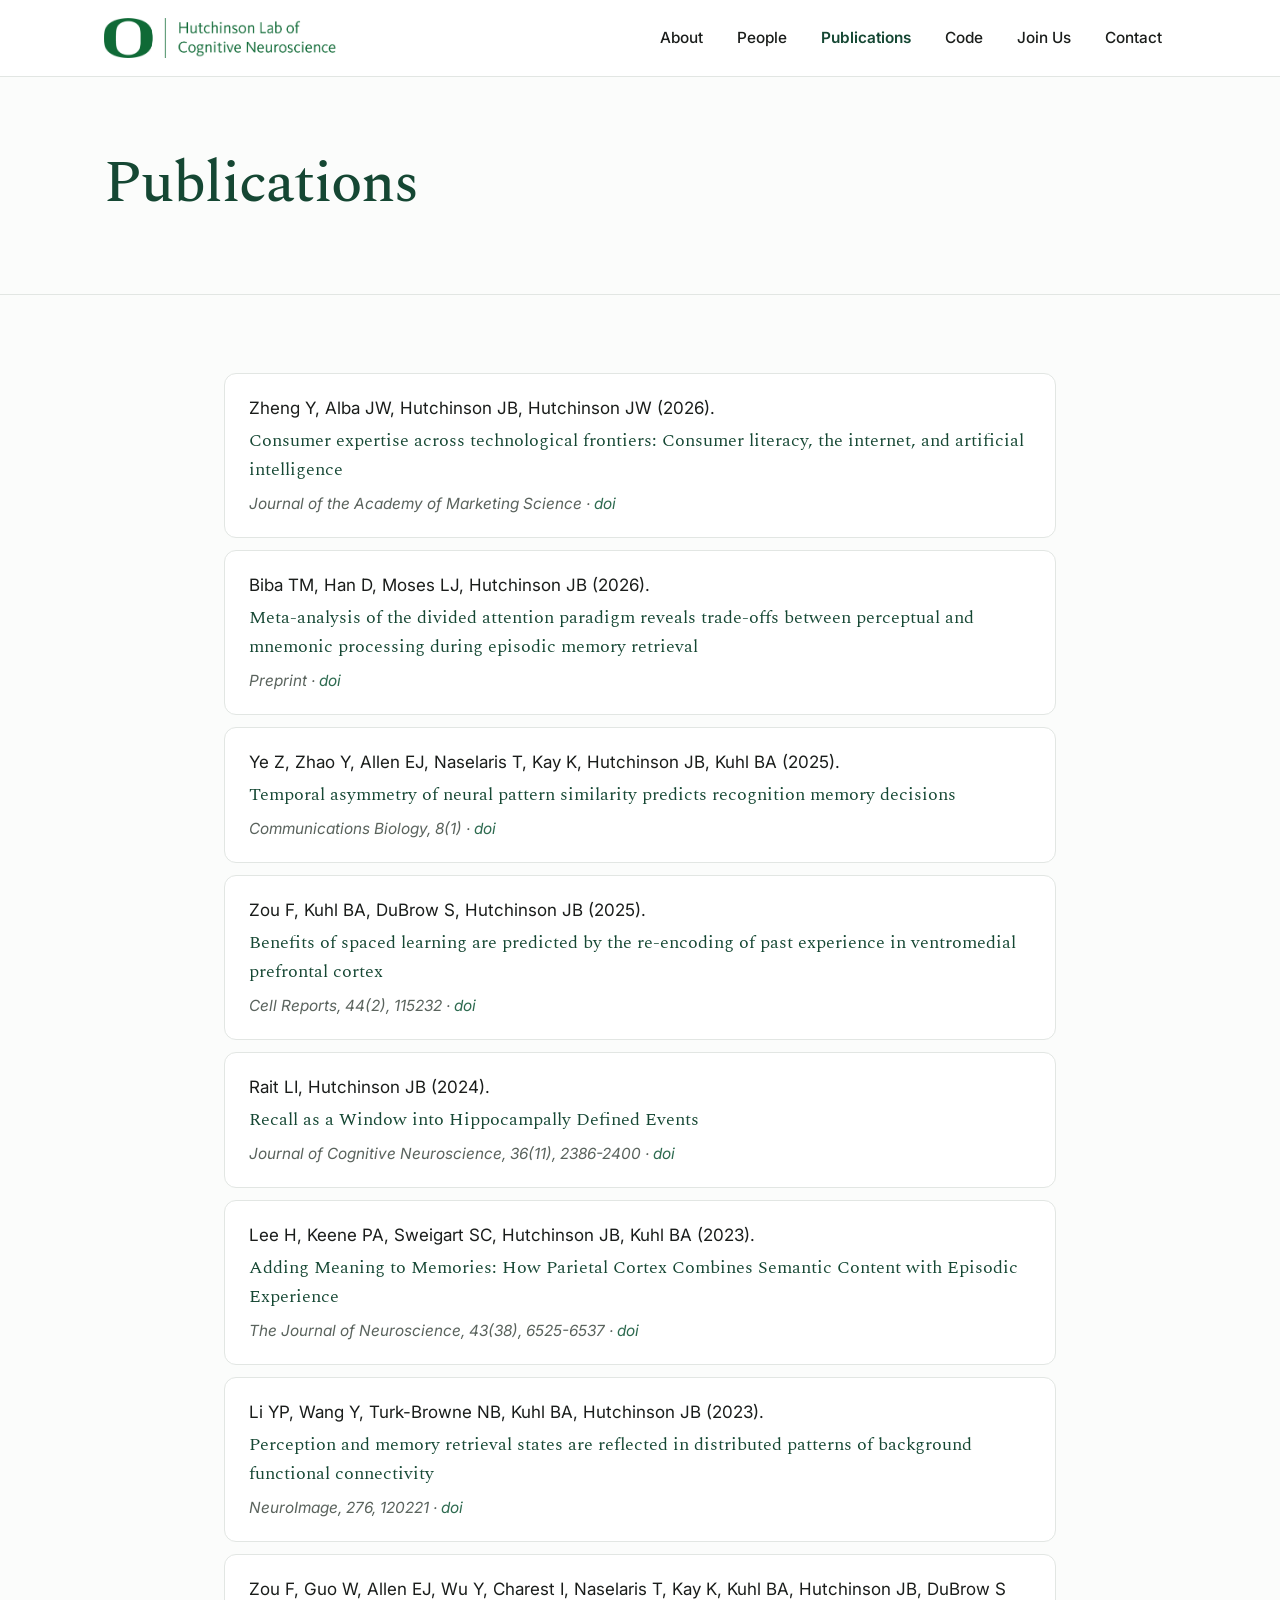
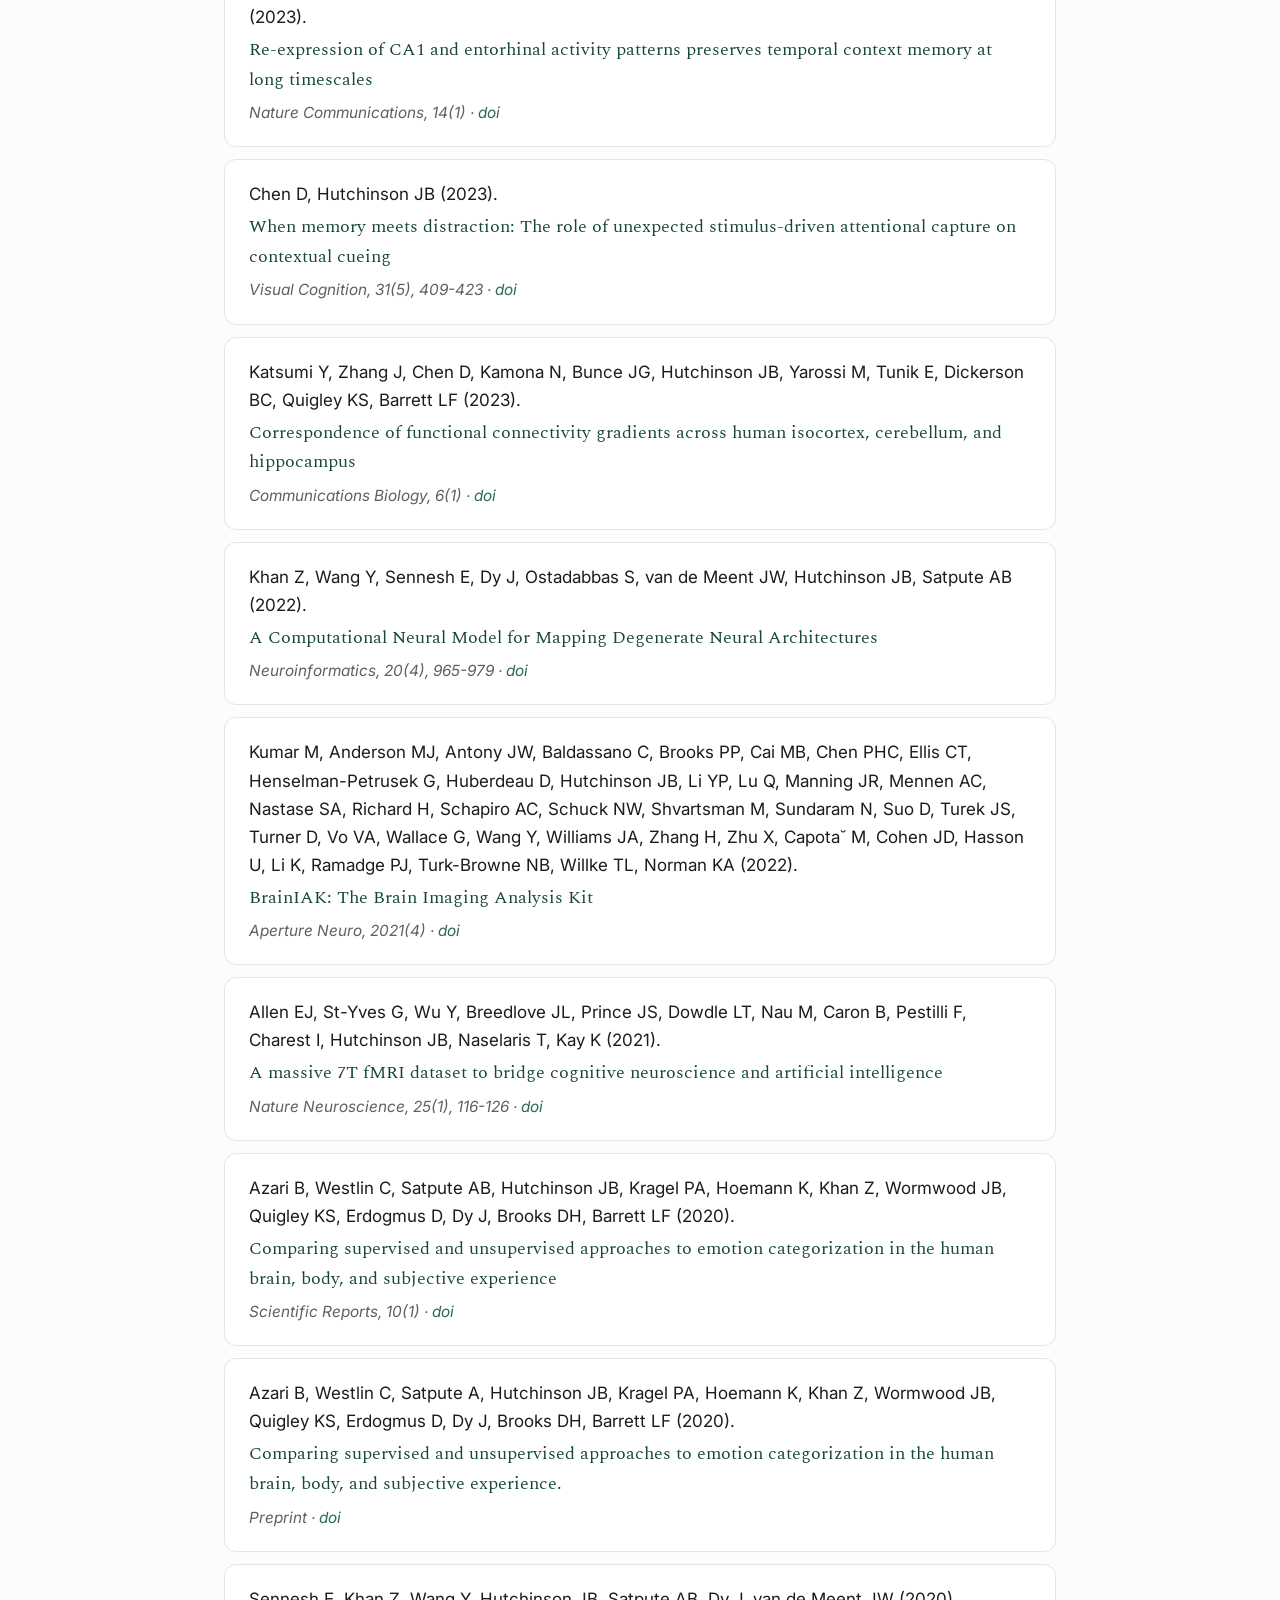
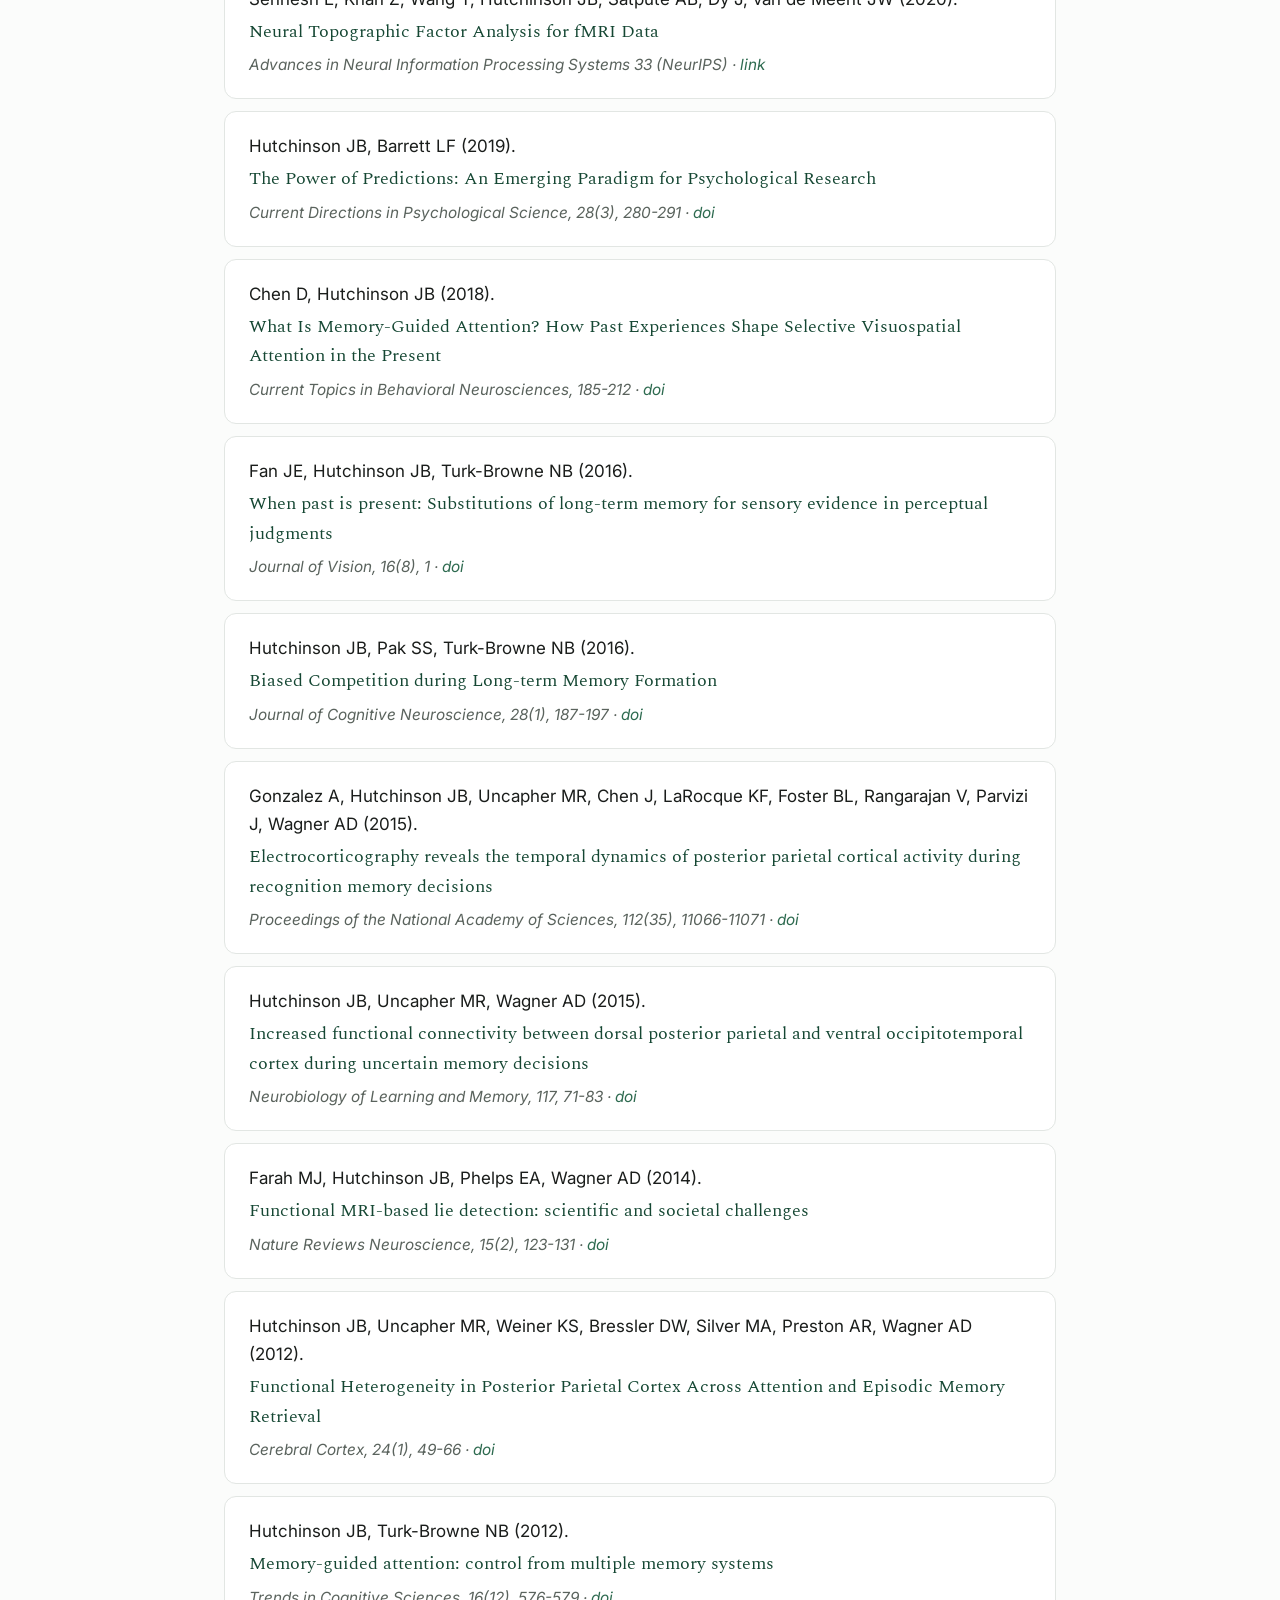
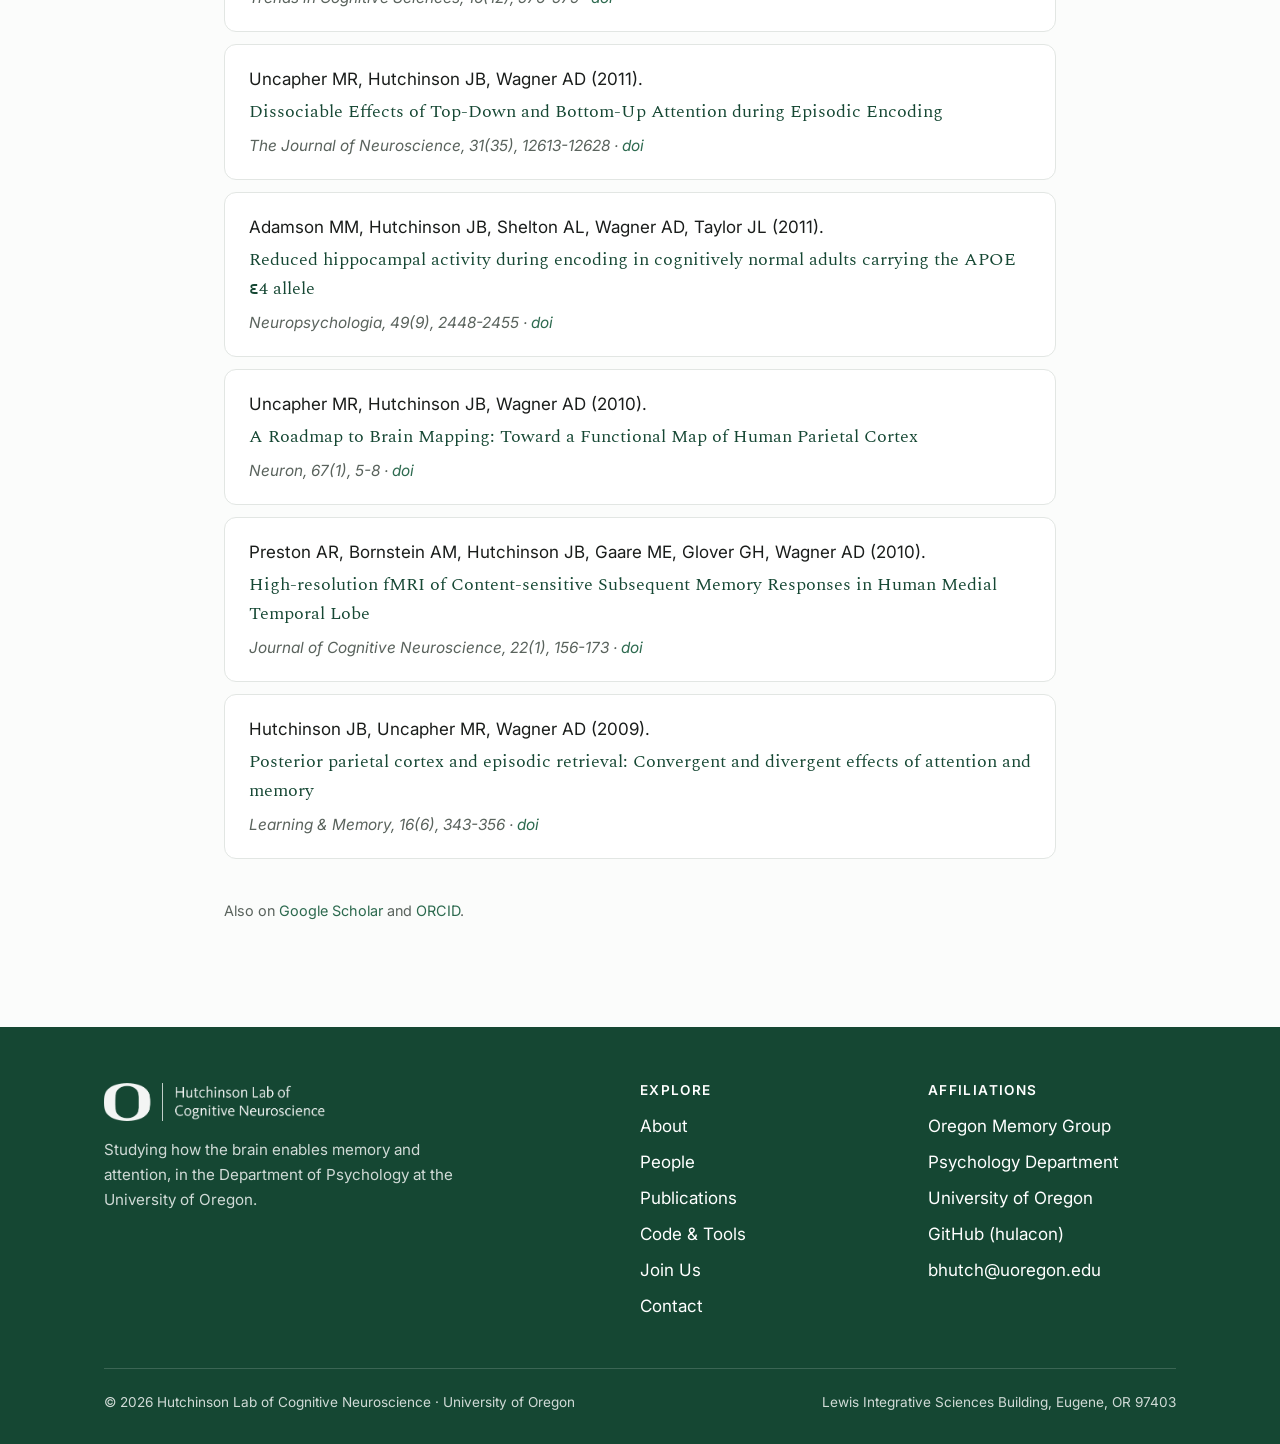
<file: site/publications.html>
<!DOCTYPE html>
<html lang="en">
<head>
  <meta charset="UTF-8">
  <meta name="viewport" content="width=device-width, initial-scale=1.0">
  <title>Publications &mdash; Hutchinson Lab of Cognitive Neuroscience</title>
  <meta name="description" content="Publications from the Hutchinson Lab of Cognitive Neuroscience at the University of Oregon.">
  <link rel="preconnect" href="https://fonts.googleapis.com">
  <link rel="preconnect" href="https://fonts.gstatic.com" crossorigin>
  <link href="https://fonts.googleapis.com/css2?family=Inter:wght@400;500;600;700&family=Spectral:ital,wght@0,500;0,600;1,500&display=swap" rel="stylesheet">
  <link rel="stylesheet" href="css/style.css">
  <!-- This page is GENERATED from ORCID 0000-0003-2253-6204 by build_pubs.py. Do not edit by hand. -->
</head>
<body>

  <header class="site-header">
    <nav class="nav container" aria-label="Primary">
      <a class="nav__logo" href="index.html"><img src="assets/logo.png" alt="Hutchinson Lab of Cognitive Neuroscience, University of Oregon"></a>
      <button class="nav__toggle" aria-label="Menu" aria-expanded="false"><span></span><span></span><span></span></button>
      <ul class="nav__links">
        <li><a href="index.html">About</a></li>
        <li><a href="people.html">People</a></li>
        <li><a href="publications.html" class="is-active">Publications</a></li>
        <li><a href="code.html">Code</a></li>
        <li><a href="join.html">Join Us</a></li>
        <li><a href="contact.html">Contact</a></li>
      </ul>
    </nav>
  </header>

  <section class="page-head">
    <div class="container">
      <h1>Publications</h1>
    </div>
  </section>

  <section class="section">
    <div class="container" style="max-width:880px;">

      <!-- Baseline list below is a server-generated snapshot. js/pubs.js fetches
           live data from ORCID + Crossref on load and replaces it when reachable. -->
      <div id="pub-root">

      <ul class="pub-list">
        <li class="pub">
          <span class="authors">Zheng Y, Alba JW, Hutchinson JB, Hutchinson JW (2026).</span>
          <span class="title">Consumer expertise across technological frontiers: Consumer literacy, the internet, and artificial intelligence</span>
          <span class="venue">Journal of the Academy of Marketing Science &middot; <a href="https://doi.org/10.1007/s11747-026-01174-0" target="_blank" rel="noopener">doi</a></span>
        </li>
        <li class="pub">
          <span class="authors">Biba TM, Han D, Moses LJ, Hutchinson JB (2026).</span>
          <span class="title">Meta-analysis of the divided attention paradigm reveals trade-offs between perceptual and mnemonic processing during episodic memory retrieval</span>
          <span class="venue">Preprint &middot; <a href="https://doi.org/10.31234/osf.io/b7h5c_v2" target="_blank" rel="noopener">doi</a></span>
        </li>
        <li class="pub">
          <span class="authors">Ye Z, Zhao Y, Allen EJ, Naselaris T, Kay K, Hutchinson JB, Kuhl BA (2025).</span>
          <span class="title">Temporal asymmetry of neural pattern similarity predicts recognition memory decisions</span>
          <span class="venue">Communications Biology, 8(1) &middot; <a href="https://doi.org/10.1038/s42003-025-08569-9" target="_blank" rel="noopener">doi</a></span>
        </li>
        <li class="pub">
          <span class="authors">Zou F, Kuhl BA, DuBrow S, Hutchinson JB (2025).</span>
          <span class="title">Benefits of spaced learning are predicted by the re-encoding of past experience in ventromedial prefrontal cortex</span>
          <span class="venue">Cell Reports, 44(2), 115232 &middot; <a href="https://doi.org/10.1016/j.celrep.2025.115232" target="_blank" rel="noopener">doi</a></span>
        </li>
        <li class="pub">
          <span class="authors">Rait LI, Hutchinson JB (2024).</span>
          <span class="title">Recall as a Window into Hippocampally Defined Events</span>
          <span class="venue">Journal of Cognitive Neuroscience, 36(11), 2386-2400 &middot; <a href="https://doi.org/10.1162/jocn_a_02198" target="_blank" rel="noopener">doi</a></span>
        </li>
        <li class="pub">
          <span class="authors">Lee H, Keene PA, Sweigart SC, Hutchinson JB, Kuhl BA (2023).</span>
          <span class="title">Adding Meaning to Memories: How Parietal Cortex Combines Semantic Content with Episodic Experience</span>
          <span class="venue">The Journal of Neuroscience, 43(38), 6525-6537 &middot; <a href="https://doi.org/10.1523/jneurosci.1919-22.2023" target="_blank" rel="noopener">doi</a></span>
        </li>
        <li class="pub">
          <span class="authors">Li YP, Wang Y, Turk-Browne NB, Kuhl BA, Hutchinson JB (2023).</span>
          <span class="title">Perception and memory retrieval states are reflected in distributed patterns of background functional connectivity</span>
          <span class="venue">NeuroImage, 276, 120221 &middot; <a href="https://doi.org/10.1016/j.neuroimage.2023.120221" target="_blank" rel="noopener">doi</a></span>
        </li>
        <li class="pub">
          <span class="authors">Zou F, Guo W, Allen EJ, Wu Y, Charest I, Naselaris T, Kay K, Kuhl BA, Hutchinson JB, DuBrow S (2023).</span>
          <span class="title">Re-expression of CA1 and entorhinal activity patterns preserves temporal context memory at long timescales</span>
          <span class="venue">Nature Communications, 14(1) &middot; <a href="https://doi.org/10.1038/s41467-023-40100-8" target="_blank" rel="noopener">doi</a></span>
        </li>
        <li class="pub">
          <span class="authors">Chen D, Hutchinson JB (2023).</span>
          <span class="title">When memory meets distraction: The role of unexpected stimulus-driven attentional capture on contextual cueing</span>
          <span class="venue">Visual Cognition, 31(5), 409-423 &middot; <a href="https://doi.org/10.1080/13506285.2023.2279217" target="_blank" rel="noopener">doi</a></span>
        </li>
        <li class="pub">
          <span class="authors">Katsumi Y, Zhang J, Chen D, Kamona N, Bunce JG, Hutchinson JB, Yarossi M, Tunik E, Dickerson BC, Quigley KS, Barrett LF (2023).</span>
          <span class="title">Correspondence of functional connectivity gradients across human isocortex, cerebellum, and hippocampus</span>
          <span class="venue">Communications Biology, 6(1) &middot; <a href="https://doi.org/10.1038/s42003-023-04796-0" target="_blank" rel="noopener">doi</a></span>
        </li>
        <li class="pub">
          <span class="authors">Khan Z, Wang Y, Sennesh E, Dy J, Ostadabbas S, van de Meent JW, Hutchinson JB, Satpute AB (2022).</span>
          <span class="title">A Computational Neural Model for Mapping Degenerate Neural Architectures</span>
          <span class="venue">Neuroinformatics, 20(4), 965-979 &middot; <a href="https://doi.org/10.1007/s12021-022-09580-9" target="_blank" rel="noopener">doi</a></span>
        </li>
        <li class="pub">
          <span class="authors">Kumar M, Anderson MJ, Antony JW, Baldassano C, Brooks PP, Cai MB, Chen PHC, Ellis CT, Henselman-Petrusek G, Huberdeau D, Hutchinson JB, Li YP, Lu Q, Manning JR, Mennen AC, Nastase SA, Richard H, Schapiro AC, Schuck NW, Shvartsman M, Sundaram N, Suo D, Turek JS, Turner D, Vo VA, Wallace G, Wang Y, Williams JA, Zhang H, Zhu X, Capota˘ M, Cohen JD, Hasson U, Li K, Ramadge PJ, Turk-Browne NB, Willke TL, Norman KA (2022).</span>
          <span class="title">BrainIAK: The Brain Imaging Analysis Kit</span>
          <span class="venue">Aperture Neuro, 2021(4) &middot; <a href="https://doi.org/10.52294/31bb5b68-2184-411b-8c00-a1dacb61e1da" target="_blank" rel="noopener">doi</a></span>
        </li>
        <li class="pub">
          <span class="authors">Allen EJ, St-Yves G, Wu Y, Breedlove JL, Prince JS, Dowdle LT, Nau M, Caron B, Pestilli F, Charest I, Hutchinson JB, Naselaris T, Kay K (2021).</span>
          <span class="title">A massive 7T fMRI dataset to bridge cognitive neuroscience and artificial intelligence</span>
          <span class="venue">Nature Neuroscience, 25(1), 116-126 &middot; <a href="https://doi.org/10.1038/s41593-021-00962-x" target="_blank" rel="noopener">doi</a></span>
        </li>
        <li class="pub">
          <span class="authors">Azari B, Westlin C, Satpute AB, Hutchinson JB, Kragel PA, Hoemann K, Khan Z, Wormwood JB, Quigley KS, Erdogmus D, Dy J, Brooks DH, Barrett LF (2020).</span>
          <span class="title">Comparing supervised and unsupervised approaches to emotion categorization in the human brain, body, and subjective experience</span>
          <span class="venue">Scientific Reports, 10(1) &middot; <a href="https://doi.org/10.1038/s41598-020-77117-8" target="_blank" rel="noopener">doi</a></span>
        </li>
        <li class="pub">
          <span class="authors">Azari B, Westlin C, Satpute A, Hutchinson JB, Kragel PA, Hoemann K, Khan Z, Wormwood JB, Quigley KS, Erdogmus D, Dy J, Brooks DH, Barrett LF (2020).</span>
          <span class="title">Comparing supervised and unsupervised approaches to emotion categorization in the human brain, body, and subjective experience.</span>
          <span class="venue">Preprint &middot; <a href="https://doi.org/10.31234/osf.io/egh2t" target="_blank" rel="noopener">doi</a></span>
        </li>
        <li class="pub">
          <span class="authors">Sennesh E, Khan Z, Wang Y, Hutchinson JB, Satpute AB, Dy J, van de Meent JW (2020).</span>
          <span class="title">Neural Topographic Factor Analysis for fMRI Data</span>
          <span class="venue">Advances in Neural Information Processing Systems 33 (NeurIPS) &middot; <a href="https://proceedings.neurips.cc/paper/2020/hash/8c3c27ac7d298331a1bdfd0a5e8703d3-Abstract.html" target="_blank" rel="noopener">link</a></span>
        </li>
        <li class="pub">
          <span class="authors">Hutchinson JB, Barrett LF (2019).</span>
          <span class="title">The Power of Predictions: An Emerging Paradigm for Psychological Research</span>
          <span class="venue">Current Directions in Psychological Science, 28(3), 280-291 &middot; <a href="https://doi.org/10.1177/0963721419831992" target="_blank" rel="noopener">doi</a></span>
        </li>
        <li class="pub">
          <span class="authors">Chen D, Hutchinson JB (2018).</span>
          <span class="title">What Is Memory-Guided Attention? How Past Experiences Shape Selective Visuospatial Attention in the Present</span>
          <span class="venue">Current Topics in Behavioral Neurosciences, 185-212 &middot; <a href="https://doi.org/10.1007/7854_2018_76" target="_blank" rel="noopener">doi</a></span>
        </li>
        <li class="pub">
          <span class="authors">Fan JE, Hutchinson JB, Turk-Browne NB (2016).</span>
          <span class="title">When past is present: Substitutions of long-term memory for sensory evidence in perceptual judgments</span>
          <span class="venue">Journal of Vision, 16(8), 1 &middot; <a href="https://doi.org/10.1167/16.8.1" target="_blank" rel="noopener">doi</a></span>
        </li>
        <li class="pub">
          <span class="authors">Hutchinson JB, Pak SS, Turk-Browne NB (2016).</span>
          <span class="title">Biased Competition during Long-term Memory Formation</span>
          <span class="venue">Journal of Cognitive Neuroscience, 28(1), 187-197 &middot; <a href="https://doi.org/10.1162/jocn_a_00889" target="_blank" rel="noopener">doi</a></span>
        </li>
        <li class="pub">
          <span class="authors">Gonzalez A, Hutchinson JB, Uncapher MR, Chen J, LaRocque KF, Foster BL, Rangarajan V, Parvizi J, Wagner AD (2015).</span>
          <span class="title">Electrocorticography reveals the temporal dynamics of posterior parietal cortical activity during recognition memory decisions</span>
          <span class="venue">Proceedings of the National Academy of Sciences, 112(35), 11066-11071 &middot; <a href="https://doi.org/10.1073/pnas.1510749112" target="_blank" rel="noopener">doi</a></span>
        </li>
        <li class="pub">
          <span class="authors">Hutchinson JB, Uncapher MR, Wagner AD (2015).</span>
          <span class="title">Increased functional connectivity between dorsal posterior parietal and ventral occipitotemporal cortex during uncertain memory decisions</span>
          <span class="venue">Neurobiology of Learning and Memory, 117, 71-83 &middot; <a href="https://doi.org/10.1016/j.nlm.2014.04.015" target="_blank" rel="noopener">doi</a></span>
        </li>
        <li class="pub">
          <span class="authors">Farah MJ, Hutchinson JB, Phelps EA, Wagner AD (2014).</span>
          <span class="title">Functional MRI-based lie detection: scientific and societal challenges</span>
          <span class="venue">Nature Reviews Neuroscience, 15(2), 123-131 &middot; <a href="https://doi.org/10.1038/nrn3665" target="_blank" rel="noopener">doi</a></span>
        </li>
        <li class="pub">
          <span class="authors">Hutchinson JB, Uncapher MR, Weiner KS, Bressler DW, Silver MA, Preston AR, Wagner AD (2012).</span>
          <span class="title">Functional Heterogeneity in Posterior Parietal Cortex Across Attention and Episodic Memory Retrieval</span>
          <span class="venue">Cerebral Cortex, 24(1), 49-66 &middot; <a href="https://doi.org/10.1093/cercor/bhs278" target="_blank" rel="noopener">doi</a></span>
        </li>
        <li class="pub">
          <span class="authors">Hutchinson JB, Turk-Browne NB (2012).</span>
          <span class="title">Memory-guided attention: control from multiple memory systems</span>
          <span class="venue">Trends in Cognitive Sciences, 16(12), 576-579 &middot; <a href="https://doi.org/10.1016/j.tics.2012.10.003" target="_blank" rel="noopener">doi</a></span>
        </li>
        <li class="pub">
          <span class="authors">Uncapher MR, Hutchinson JB, Wagner AD (2011).</span>
          <span class="title">Dissociable Effects of Top-Down and Bottom-Up Attention during Episodic Encoding</span>
          <span class="venue">The Journal of Neuroscience, 31(35), 12613-12628 &middot; <a href="https://doi.org/10.1523/jneurosci.0152-11.2011" target="_blank" rel="noopener">doi</a></span>
        </li>
        <li class="pub">
          <span class="authors">Adamson MM, Hutchinson JB, Shelton AL, Wagner AD, Taylor JL (2011).</span>
          <span class="title">Reduced hippocampal activity during encoding in cognitively normal adults carrying the APOE ɛ4 allele</span>
          <span class="venue">Neuropsychologia, 49(9), 2448-2455 &middot; <a href="https://doi.org/10.1016/j.neuropsychologia.2011.04.022" target="_blank" rel="noopener">doi</a></span>
        </li>
        <li class="pub">
          <span class="authors">Uncapher MR, Hutchinson JB, Wagner AD (2010).</span>
          <span class="title">A Roadmap to Brain Mapping: Toward a Functional Map of Human Parietal Cortex</span>
          <span class="venue">Neuron, 67(1), 5-8 &middot; <a href="https://doi.org/10.1016/j.neuron.2010.06.025" target="_blank" rel="noopener">doi</a></span>
        </li>
        <li class="pub">
          <span class="authors">Preston AR, Bornstein AM, Hutchinson JB, Gaare ME, Glover GH, Wagner AD (2010).</span>
          <span class="title">High-resolution fMRI of Content-sensitive Subsequent Memory Responses in Human Medial Temporal Lobe</span>
          <span class="venue">Journal of Cognitive Neuroscience, 22(1), 156-173 &middot; <a href="https://doi.org/10.1162/jocn.2009.21195" target="_blank" rel="noopener">doi</a></span>
        </li>
        <li class="pub">
          <span class="authors">Hutchinson JB, Uncapher MR, Wagner AD (2009).</span>
          <span class="title">Posterior parietal cortex and episodic retrieval: Convergent and divergent effects of attention and memory</span>
          <span class="venue">Learning &amp; Memory, 16(6), 343-356 &middot; <a href="https://doi.org/10.1101/lm.919109" target="_blank" rel="noopener">doi</a></span>
        </li>
      </ul>

      <p class="muted" style="margin-top:40px;font-size:.9rem;">
        Also on <a href="https://scholar.google.com/citations?user=8a7uEYIAAAAJ" target="_blank" rel="noopener">Google Scholar</a>
        and <a href="https://orcid.org/0000-0003-2253-6204" target="_blank" rel="noopener">ORCID</a>.
      </p>

      </div><!-- /#pub-root -->

    </div>
  </section>

  <footer class="site-footer">
    <div class="container">
      <div class="footer-grid">
        <div class="footer-brand">
          <img src="assets/logo-white.png" alt="Hutchinson Lab of Cognitive Neuroscience">
          <p>Studying how the brain enables memory and attention, in the Department of Psychology at the University of Oregon.</p>
        </div>
        <div>
          <h4>Explore</h4>
          <ul>
            <li><a href="index.html">About</a></li>
            <li><a href="people.html">People</a></li>
            <li><a href="publications.html">Publications</a></li>
            <li><a href="code.html">Code &amp; Tools</a></li>
            <li><a href="join.html">Join Us</a></li>
            <li><a href="contact.html">Contact</a></li>
          </ul>
        </div>
        <div>
          <h4>Affiliations</h4>
          <ul>
            <li><a href="http://oregonmemorygroup.uoregon.edu/" target="_blank" rel="noopener">Oregon Memory Group</a></li>
            <li><a href="http://psychology.uoregon.edu/" target="_blank" rel="noopener">Psychology Department</a></li>
            <li><a href="https://www.uoregon.edu/" target="_blank" rel="noopener">University of Oregon</a></li>
            <li><a href="https://github.com/hulacon" target="_blank" rel="noopener">GitHub (hulacon)</a></li>
            <li><a href="mailto:bhutch@uoregon.edu">bhutch@uoregon.edu</a></li>
          </ul>
        </div>
      </div>
      <div class="footer-bottom">
        <span>&copy; 2026 Hutchinson Lab of Cognitive Neuroscience &middot; University of Oregon</span>
        <span>Lewis Integrative Sciences Building, Eugene, OR 97403</span>
      </div>
    </div>
  </footer>

  <script src="js/main.js"></script>
  <script src="js/pubs.js"></script>
  <!-- Cloudflare Web Analytics --><script type='module' src='https://static.cloudflareinsights.com/beacon.min.js' data-cf-beacon='{"token": "a704ad2ca6104a5793aed3b8f172d8c7"}'></script><!-- End Cloudflare Web Analytics -->
</body>
</html>
</file>
<file: site/css/style.css>
/* =========================================================
   Hutchinson Lab of Cognitive Neuroscience
   Shared stylesheet (v2 refresh: green/white, editorial hero)
   Palette: UO Green #154733 on warm whites
   ========================================================= */

:root {
  --green:        #154733;
  --green-mid:    #2d6a4f;
  --green-soft:   #e7efe9;
  --ink:          #1a1d1b;
  --muted:        #5a635d;
  --line:         #e2e6e3;
  --paper:        #fbfcfb;
  --paper-2:      #f6f8f6;
  --band:         #f2f6f3;
  --maxw:         1120px;
  --radius:       14px;
  --shadow:       0 1px 2px rgba(21,71,51,.06), 0 8px 30px rgba(21,71,51,.08);
  --shadow-lg:    0 20px 50px rgba(21,71,51,.18);
  --serif:        "Spectral", Georgia, "Times New Roman", serif;
  --sans:         "Inter", -apple-system, BlinkMacSystemFont, "Segoe UI", Roboto, Helvetica, Arial, sans-serif;
}

* { box-sizing: border-box; }

html { scroll-behavior: smooth; }

body {
  margin: 0;
  font-family: var(--sans);
  color: var(--ink);
  background: var(--paper);
  line-height: 1.65;
  font-size: 17px;
  -webkit-font-smoothing: antialiased;
  text-rendering: optimizeLegibility;
}

h1, h2, h3, h4 { font-family: var(--serif); line-height: 1.15; color: var(--green); font-weight: 600; }
h1 { font-size: clamp(2.3rem, 5vw, 3.6rem); font-weight: 500; letter-spacing: -.015em; line-height: 1.1; }
h2 { font-size: clamp(1.6rem, 3.5vw, 2.3rem); font-weight: 500; margin: 0 0 .6em; }
h3 { font-size: 1.25rem; }

a { color: var(--green-mid); text-decoration: none; }
a:hover { color: var(--green); text-decoration: underline; }

p { margin: 0 0 1.1em; }

img { max-width: 100%; display: block; }

.container { width: 100%; max-width: var(--maxw); margin: 0 auto; padding: 0 24px; }

.section { padding: 78px 0; }
.section--tight { padding: 52px 0; }
.section--alt { background: var(--paper-2); }
.eyebrow {
  text-transform: uppercase;
  letter-spacing: .16em;
  font-size: .78rem;
  font-weight: 600;
  color: var(--green-mid);
  font-family: var(--sans);
  margin: 0 0 .8em;
}
.lead { font-size: 1.18rem; color: #33403a; }

/* ---------- Buttons ---------- */
.btn {
  display: inline-block;
  padding: 13px 26px;
  border-radius: 100px;
  font-weight: 600;
  font-size: .98rem;
  font-family: var(--sans);
  transition: transform .15s ease, box-shadow .15s ease, background .15s ease;
  cursor: pointer;
  border: 2px solid transparent;
}
.btn:hover { text-decoration: none; transform: translateY(-2px); }
.btn--primary { background: var(--green); color: #fff; }
.btn--primary:hover { background: #0e3525; color: #fff; box-shadow: var(--shadow); }
.btn--ghost { border-color: rgba(255,255,255,.6); color: #fff; }
.btn--ghost:hover { background: rgba(255,255,255,.12); color: #fff; }
.btn--outline { border-color: var(--green); color: var(--green); }
.btn--outline:hover { background: var(--green); color: #fff; }

/* ---------- Header / Nav ---------- */
.site-header {
  position: sticky; top: 0; z-index: 50;
  background: rgba(255,255,255,.92);
  backdrop-filter: saturate(180%) blur(10px);
  border-bottom: 1px solid var(--line);
}
.nav { display: flex; align-items: center; justify-content: space-between; gap: 20px; height: 76px; }
.nav__logo img { height: 40px; width: auto; }
.nav__links { display: flex; align-items: center; gap: 6px; list-style: none; margin: 0; padding: 0; }
.nav__links a {
  display: inline-block; padding: 8px 14px; border-radius: 8px;
  color: var(--ink); font-weight: 500; font-size: .96rem;
}
.nav__links a:hover { background: var(--green-soft); color: var(--green); text-decoration: none; }
.nav__links a.is-active { color: var(--green); font-weight: 600; }
.nav__toggle { display: none; background: none; border: 0; cursor: pointer; padding: 8px; }
.nav__toggle span { display: block; width: 24px; height: 2px; background: var(--green); margin: 5px 0; transition: .2s; }

@media (max-width: 900px) {
  .nav__toggle { display: block; }
  .nav__links {
    position: absolute; top: 76px; left: 0; right: 0;
    flex-direction: column; align-items: stretch; gap: 0;
    background: #fff; border-bottom: 1px solid var(--line);
    padding: 8px 16px 16px; box-shadow: var(--shadow);
    display: none;
  }
  .nav__links.is-open { display: flex; }
  .nav__links a { padding: 12px 10px; border-radius: 8px; }
}

/* ---------- Hero (light, editorial) ---------- */
.hero { background: var(--paper); border-bottom: 1px solid var(--line); }
.hero__inner {
  display: grid; grid-template-columns: 1.2fr .8fr; gap: 64px; align-items: center;
  padding: 96px 0 88px;
}
.hero h1 { color: var(--green); margin: 0 0 .4em; font-size: clamp(2.6rem, 5.5vw, 4.2rem); line-height: 1.08; }
.hero p { color: #33403a; font-size: 1.22rem; max-width: 44ch; }
.hero__cta { display: flex; flex-wrap: wrap; gap: 14px; margin-top: 34px; }
.hero__art {
  background: radial-gradient(120% 120% at 75% 15%, #1c5a40 0%, #154733 50%, #0d3122 100%);
  border-radius: 18px; padding: 44px 36px; box-shadow: var(--shadow-lg);
}
.hero__art img { width: 100%; filter: drop-shadow(0 18px 36px rgba(0,0,0,.4)); }
@media (max-width: 860px) {
  .hero__inner { grid-template-columns: 1fr; gap: 36px; padding: 64px 0 70px; text-align: center; }
  .hero p { margin-inline: auto; }
  .hero__cta { justify-content: center; }
  .hero__art { order: -1; max-width: 340px; margin: 0 auto; }
}

/* ---------- Generic page header (interior pages) ---------- */
.page-head { background: var(--paper); border-bottom: 1px solid var(--line); padding: 76px 0 60px; }
.page-head h1 { color: var(--green); margin: 0 0 .3em; }
.page-head p { color: #465049; max-width: 62ch; margin: 0; font-size: 1.15rem; }

/* ---------- Grids / cards ---------- */
.grid { display: grid; gap: 26px; }
.grid-3 { grid-template-columns: repeat(3, 1fr); }
.grid-2 { grid-template-columns: repeat(2, 1fr); }
@media (max-width: 820px) { .grid-3 { grid-template-columns: 1fr; } .grid-2 { grid-template-columns: 1fr; } }

.card {
  background: #fff; border: 1px solid var(--line); border-radius: var(--radius);
  padding: 30px; box-shadow: var(--shadow);
}
.card h3 { margin-top: 0; }

/* ---------- Split sections ---------- */
.split { display: grid; grid-template-columns: 1fr 1fr; gap: 56px; align-items: center; }
.split--ed { grid-template-columns: .8fr 1.2fr; align-items: start; gap: 64px; }
.split--ed h2 { margin: 0; }
@media (max-width: 860px) { .split, .split--ed { grid-template-columns: 1fr; gap: 32px; } }

/* ---------- Research themes (numbered) ---------- */
.themes { display: grid; grid-template-columns: repeat(3, 1fr); gap: 44px; }
@media (max-width: 820px) { .themes { grid-template-columns: 1fr; } }
.theme { border-top: 3px solid var(--green); padding-top: 24px; }
.theme .num { font-family: var(--serif); font-size: 1.05rem; color: #9aa8a0; margin: 0 0 10px; }
.theme h3 { font-size: 1.3rem; margin: 0 0 .5em; line-height: 1.2; }
.theme p { margin: 0; color: #465049; }

/* ---------- Open-science band ---------- */
.band { background: var(--band); border-top: 1px solid var(--line); border-bottom: 1px solid var(--line); padding: 68px 0; }
.band__inner { display: flex; align-items: center; justify-content: space-between; gap: 32px; flex-wrap: wrap; }
.band h2 { font-size: clamp(1.5rem, 3vw, 2rem); margin: 0 0 .4em; }
.band p { margin: 0; color: #465049; max-width: 56ch; }
.band__cta { display: flex; gap: 12px; flex-wrap: wrap; }

/* ---------- Repo tiles (code page) ---------- */
.repo-grid { display: grid; grid-template-columns: repeat(3, 1fr); gap: 26px; }
@media (max-width: 860px) { .repo-grid { grid-template-columns: repeat(2, 1fr); } }
@media (max-width: 560px) { .repo-grid { grid-template-columns: 1fr; } }
.repo {
  display: flex; flex-direction: column; gap: 12px;
  background: #fff; border: 1px solid var(--line); border-radius: var(--radius);
  padding: 28px; color: var(--ink);
  transition: transform .18s ease, box-shadow .18s ease, border-color .18s ease;
}
.repo:hover { transform: translateY(-4px); box-shadow: 0 20px 50px rgba(21,71,51,.14); border-color: var(--green-mid); text-decoration: none; color: var(--ink); }
.repo__head { display: flex; align-items: center; gap: 10px; }
.repo__icon {
  width: 34px; height: 34px; border-radius: 10px; background: var(--green-soft); color: var(--green);
  display: grid; place-items: center; font-size: 1rem;
}
.repo__icon svg { width: 22px; height: 22px; display: block; }
.repo__icon img { width: 100%; height: 100%; border-radius: 10px; object-fit: cover; display: block; }
.repo__name { font-family: ui-monospace, "SF Mono", Menlo, monospace; font-weight: 600; font-size: 1.02rem; color: var(--green); }
.repo p { margin: 0; color: #465049; font-size: .96rem; flex: 1; }
.repo__go { font-size: .88rem; font-weight: 600; color: var(--green-mid); }

/* ---------- People ---------- */
.pi-card {
  display: grid; grid-template-columns: 220px 1fr; gap: 40px; align-items: start;
  background: #fff; border: 1px solid var(--line); border-radius: var(--radius);
  padding: 36px; box-shadow: var(--shadow);
}
.pi-card img { width: 200px; height: 200px; object-fit: cover; border-radius: 50%; border: 5px solid var(--green-soft); }
@media (max-width: 680px) { .pi-card { grid-template-columns: 1fr; justify-items: center; text-align: center; } }

.people-grid { display: grid; grid-template-columns: repeat(3, 1fr); gap: 30px; }
@media (max-width: 860px) { .people-grid { grid-template-columns: repeat(2, 1fr); } }
@media (max-width: 560px) { .people-grid { grid-template-columns: 1fr; } }
.person {
  background: #fff; border: 1px solid var(--line); border-radius: var(--radius);
  padding: 28px; text-align: center; box-shadow: var(--shadow);
  transition: transform .18s ease, box-shadow .18s ease;
}
.person:hover { transform: translateY(-4px); box-shadow: var(--shadow-lg); }
.person img {
  width: 130px; height: 130px; object-fit: cover; border-radius: 50%;
  margin: 0 auto 18px; border: 4px solid var(--green-soft);
}
.person h3 { margin: 0 0 4px; }
.person .role { color: var(--green-mid); font-weight: 600; font-size: .9rem; text-transform: uppercase; letter-spacing: .06em; }
.person p { font-size: .97rem; color: var(--muted); margin: 14px 0 0; text-align: left; }

.contact-links { display: flex; flex-wrap: wrap; gap: 10px; margin-top: 12px; }
.chip {
  display: inline-flex; align-items: center; gap: 6px;
  padding: 6px 14px; border-radius: 100px; font-size: .85rem; font-weight: 600;
  background: var(--green-soft); color: var(--green);
}
.chip:hover { background: var(--green); color: #fff; text-decoration: none; }

/* ---------- Alumni ---------- */
.alumni-list { list-style: none; padding: 0; margin: 0; display: grid; grid-template-columns: repeat(2,1fr); gap: 4px 40px; }
@media (max-width: 680px) { .alumni-list { grid-template-columns: 1fr; } }
.alumni-list li { padding: 13px 0; border-bottom: 1px solid var(--line); display: flex; justify-content: space-between; gap: 16px; }
.alumni-list .who { font-weight: 600; color: var(--ink); }
.alumni-list .meta { color: var(--muted); font-size: .92rem; text-align: right; white-space: nowrap; }

/* ---------- Publications ---------- */
.pub-year { display: flex; align-items: baseline; gap: 16px; margin: 44px 0 18px; }
.pub-year h2 { margin: 0; }
.pub-year .rule { flex: 1; height: 1px; background: var(--line); }
.pub-list { list-style: none; padding: 0; margin: 0; }
.pub {
  padding: 20px 24px; border: 1px solid var(--line); border-radius: 12px;
  margin-bottom: 12px; background: #fff; transition: border-color .15s, box-shadow .15s;
}
.pub:hover { border-color: var(--green-mid); box-shadow: var(--shadow); }
.pub .authors { color: var(--ink); }
.pub .authors b { color: var(--green); }
.pub .title { display: block; font-family: var(--serif); font-size: 1.12rem; color: var(--green); margin: 4px 0; }
.pub .venue { color: var(--muted); font-style: italic; font-size: .96rem; }

/* ---------- Join options ---------- */
.status-banner {
  background: var(--band); border: 1px solid #d8e4dc; border-left: 5px solid var(--green);
  border-radius: 12px; padding: 18px 22px; margin-bottom: 34px;
}
.join-card { border-left: 5px solid var(--green); }
.tag {
  display: inline-block; font-size: .72rem; font-weight: 700; letter-spacing: .06em; text-transform: uppercase;
  padding: 4px 11px; border-radius: 100px; margin-bottom: 12px;
}
.tag--open { background: var(--green-soft); color: var(--green); }
.tag--closed { background: #fbe3e0; color: #9b3b2e; }

/* ---------- Interest-form CTA (join page) ---------- */
.interest-cta {
  margin-top: 44px; text-align: center; color: #fff;
  background: radial-gradient(120% 140% at 80% 10%, #1c5a40 0%, #154733 55%, #0d3122 100%);
  border-radius: 18px; padding: 44px 48px; box-shadow: var(--shadow-lg);
}
.interest-cta h2 { color: #fff; font-size: clamp(1.5rem, 3vw, 2rem); margin: 0 0 .35em; }
.interest-cta p { margin: 0 auto 1.4em; color: rgba(255,255,255,.82); max-width: 52ch; }
.interest-cta__btns { display: flex; gap: 12px; justify-content: center; flex-wrap: wrap; }
.btn--inverse { background: #fff; color: var(--green); font-size: 1.02rem; padding: 14px 32px; }
.btn--inverse:hover { background: var(--green-soft); color: var(--green); }

/* ---------- Contact ---------- */
.contact-grid { display: grid; grid-template-columns: 1fr 1fr; gap: 40px; }
@media (max-width: 820px) { .contact-grid { grid-template-columns: 1fr; } }
.info-row { display: flex; gap: 16px; padding: 18px 0; border-bottom: 1px solid var(--line); }
.info-row .ic { font-size: 1.3rem; color: var(--green); }
.info-row .label { font-size: .78rem; text-transform: uppercase; letter-spacing: .08em; color: var(--muted); font-weight: 600; }
.map-embed { width: 100%; height: 100%; min-height: 340px; border: 0; border-radius: var(--radius); box-shadow: var(--shadow); }

/* ---------- Footer ---------- */
.site-footer { background: var(--green); color: rgba(255,255,255,.8); padding: 56px 0 30px; margin-top: 10px; }
.site-footer a { color: #fff; }
.site-footer a:hover { color: #cfe3d8; }
.footer-grid { display: grid; grid-template-columns: 2fr 1fr 1fr; gap: 40px; }
@media (max-width: 720px) { .footer-grid { grid-template-columns: 1fr; gap: 28px; } }
.footer-grid h4 { color: #fff; font-family: var(--sans); font-size: .85rem; text-transform: uppercase; letter-spacing: .1em; margin: 0 0 14px; }
.footer-grid ul { list-style: none; padding: 0; margin: 0; }
.footer-grid li { margin-bottom: 8px; }
.footer-brand img { height: 38px; margin-bottom: 16px; opacity: .95; }
.footer-brand p { font-size: .95rem; max-width: 36ch; }
.footer-bottom { border-top: 1px solid rgba(255,255,255,.16); margin-top: 40px; padding-top: 22px; font-size: .85rem; display: flex; justify-content: space-between; flex-wrap: wrap; gap: 10px; }

.center { text-align: center; }
.mt-0 { margin-top: 0; }
.muted { color: var(--muted); }
</file>
